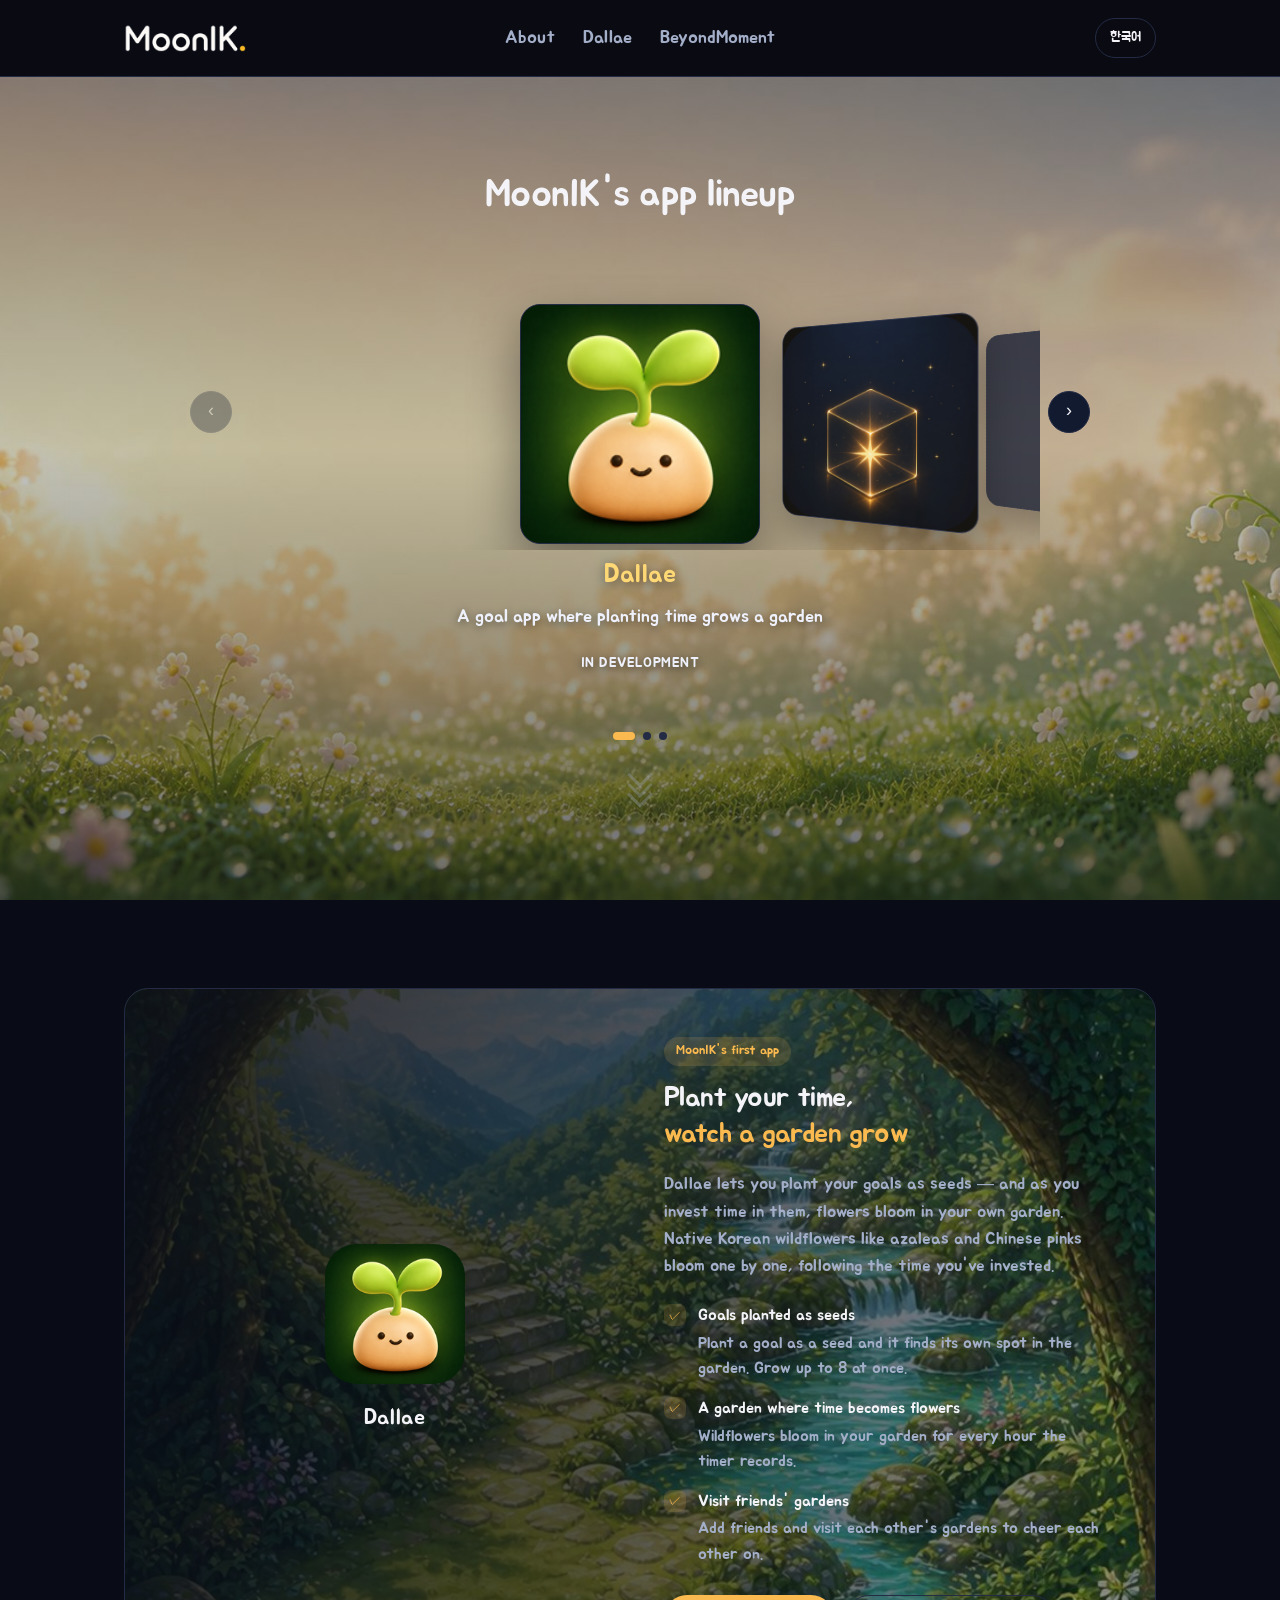
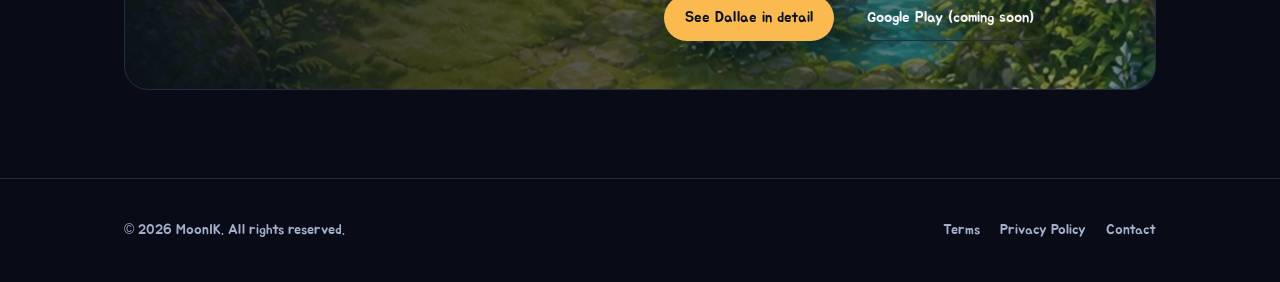
<file: index.html>
<!DOCTYPE html>
<html lang="ko">
<head>
<meta charset="UTF-8" />
<meta name="viewport" content="width=device-width, initial-scale=1.0" />
<title data-i18n-title="meta.title">MoonIK — 작은 순간이 오래 남도록</title>
<meta name="description" content="문익(MoonIK)는 사람들의 시간, 성장, 관계처럼 삶에서 소중한 것들을 위한 기술을 만듭니다. 첫 번째 서비스 '달래'를 만나보세요." data-i18n-content="meta.desc" />
<link rel="preconnect" href="https://fonts.googleapis.com" />
<link rel="preconnect" href="https://fonts.gstatic.com" crossorigin />
<link href="https://fonts.googleapis.com/css2?family=Jua&display=swap" rel="stylesheet" />
<link rel="stylesheet" href="styles.css?v=25" />
<link rel="icon" type="image/png" href="assets/favicon.png?v=2" />
<script src="i18n.js?v=9" defer></script>
</head>
<body>

<header>
  <div class="wrap">
    <nav>
      <a href="index.html" class="logo"><img src="assets/moonik-logo-nav.png" alt="MoonIK" /></a>
      <div class="nav-links">
        <a href="about.html" data-i18n="nav.about">회사 소개</a>
        <a href="dallae.html" data-i18n="nav.dallae">달래</a>
        <a href="beyondmoment.html" data-i18n="beyond.name">BeyondMoment</a>
      </div>
      <div class="nav-actions">
        <button id="lang-toggle" class="btn btn-ghost" onclick="moonikLang.toggle()">EN</button>
        <button class="nav-toggle" onclick="moonikNav.toggle()" aria-label="Menu">☰</button>
      </div>
    </nav>
  </div>
</header>

<main>
  <section id="apps">
    <div class="cf-bg cf-bg-dallae active" id="cfBgDallae">
      <video autoplay muted loop playsinline poster="assets/dallae-hero-bg.jpg">
        <source src="assets/dallae-main.mp4" type="video/mp4" />
      </video>
    </div>
    <div class="cf-bg cf-bg-beyond" id="cfBgBeyond">
      <video autoplay muted loop playsinline poster="assets/beyondmoment-bg.jpg?v=2">
        <source src="assets/beyondmoment-main.mp4" type="video/mp4" />
      </video>
    </div>
    <div class="wrap">
      <div class="section-head">
        <h2 data-i18n="apps.title">MoonIK의 앱 라인업</h2>
      </div>
      <div class="cf-carousel" id="cfCarousel">
        <button class="cf-arrow cf-prev" id="cfPrev" aria-label="Previous">‹</button>
        <div class="cf-frame" id="cfFrame" tabindex="0">
          <div class="cf-track" id="cfTrack">
            <div class="cf-card" data-index="0" data-href="dallae.html">
              <img src="assets/dallae-icon.png" alt="달래" draggable="false" />
            </div>
            <div class="cf-card" data-index="1" data-href="beyondmoment.html">
              <img src="assets/beyondmoment-icon.png?v=2" alt="BeyondMoment" draggable="false" />
            </div>
            <div class="cf-card cf-card-soon" data-index="2">
              <span class="cf-q">?</span>
            </div>
          </div>
        </div>
        <button class="cf-arrow cf-next" id="cfNext" aria-label="Next">›</button>
      </div>

      <div class="cf-captions" id="cfCaptions">
        <div class="cf-caption active" data-index="0">
          <h4 data-i18n="dallae.name">달래</h4>
          <p data-i18n="dallae.tagline">시간을 심으면 정원이 자라는 목표 관리 앱</p>
          <span class="soon-tag" data-i18n="dallae.devStatus">개발 중</span>
        </div>
        <div class="cf-caption" data-index="1">
          <h4 data-i18n="beyond.name">BeyondMoment</h4>
          <p data-i18n="beyond.tagline">소중한 순간들을 타임라인으로 남기는 서비스</p>
          <span class="soon-tag" data-i18n="beyond.status">구상 중</span>
        </div>
        <div class="cf-caption" data-index="2">
          <h4 data-i18n="appcard2.title">다음 앱 준비 중</h4>
          <p data-i18n="appcard3.desc">더 많은 이야기로 곧 찾아뵐게요.</p>
          <span class="soon-tag">Coming Soon</span>
        </div>
      </div>

      <div class="cf-dots" id="cfDots">
        <button class="cf-dot active" data-index="0" aria-label="달래"></button>
        <button class="cf-dot" data-index="1" aria-label="BeyondMoment"></button>
        <button class="cf-dot" data-index="2" aria-label="Coming soon"></button>
      </div>

      <button class="cf-more" id="cfMore" aria-label="Scroll for more">
        <span></span><span></span><span></span>
      </button>
    </div>
  </section>

  <section id="dallae">
    <div class="wrap">
      <div class="flagship">
        <div class="flagship-visual" style="flex-direction: column; gap: 16px;">
          <img src="assets/dallae-icon.png" alt="달래 앱 아이콘" class="dallae-icon-float" style="width:140px; height:140px; border-radius:32px;" />
          <h4 class="flagship-visual-name" data-i18n="dallae.name">달래</h4>
        </div>
        <div class="flagship-body">
          <span class="flagship-badge" data-i18n="dallae.badge">MoonIK의 첫 번째 앱</span>
          <p class="flagship-headline" data-i18n="garden.headline">시간을 심으면<br /><span class="accent">정원이 자랍니다</span></p>
          <p class="desc" data-i18n="dallae.desc">달래는 이루고 싶은 목표를 씨앗으로 심고, 거기에 쏟은 시간만큼 나만의 정원에 꽃을 피우는 성장 앱입니다. 진달래, 패랭이꽃 같은 한국의 자생화가 내가 투자한 시간을 따라 하나씩 피어나요.</p>
          <div class="mini-features">
            <div class="mini-feature">
              <div class="dot">✓</div>
              <div data-i18n="feature1"><strong>씨앗으로 심는 목표</strong><span class="sub">목표를 씨앗으로 심고, 하위 목표로 가지를 뻗어나가며 정리해요.</span></div>
            </div>
            <div class="mini-feature">
              <div class="dot">✓</div>
              <div data-i18n="feature2"><strong>시간이 꽃이 되는 정원</strong><span class="sub">타이머로 기록한 시간만큼 나만의 정원에 자생화가 피어나요.</span></div>
            </div>
            <div class="mini-feature">
              <div class="dot">✓</div>
              <div data-i18n="feature3"><strong>친구의 정원 구경하기</strong><span class="sub">친구를 추가하고 서로의 성장 정원을 방문해 응원할 수 있어요.</span></div>
            </div>
          </div>
          <div class="hero-actions" style="justify-content:flex-start;">
            <a href="dallae.html" class="btn btn-primary" data-i18n="dallae.detailBtn">달래 자세히 보기</a>
            <a href="#" class="btn btn-ghost" data-i18n="dallae.playBtn">Google Play (준비 중)</a>
          </div>
        </div>
      </div>
    </div>
  </section>

  <section id="beyondmoment">
    <div class="wrap">
      <div class="flagship">
        <div class="flagship-body">
          <span class="flagship-badge" data-i18n="beyond.badge">MoonIK의 두 번째 앱 · 구상 중</span>
          <p class="flagship-headline" data-i18n="beyond.headline">순간들이 모여,<br /><span class="accent">하나의 인생이 됩니다</span></p>
          <p class="desc" data-i18n="beyond.desc">BeyondMoment는 살아가며 쌓아온 소중한 기억을 하나의 타임라인으로 엮고, 사람이 직접 확인한 중요한 기록을 블록체인 기술을 이용해 영원히 남기는 서비스를 구상하고 있습니다. 연인과 가족, 그리고 나 자신의 이야기가 시간이 지나도 사라지지 않도록 만듭니다.</p>
          <div class="mini-features">
            <div class="mini-feature">
              <div class="dot">✓</div>
              <div data-i18n="beyondFeature1"><strong>평생 쌓이는 타임라인</strong><span class="sub">연인, 가족, 나의 이야기가 하나의 타임라인으로 계속 이어져요.</span></div>
            </div>
            <div class="mini-feature">
              <div class="dot">✓</div>
              <div data-i18n="beyondFeature2"><strong>사람이 먼저 확인해요</strong><span class="sub">기록되기 전 사람이 검수해, 정말 의미 있는 기록만 남겨요.</span></div>
            </div>
            <div class="mini-feature">
              <div class="dot">✓</div>
              <div data-i18n="beyondFeature3"><strong>블록체인으로 영구 보존</strong><span class="sub">회사가 사라져도 기록은 사라지지 않도록 블록체인 기술로 남겨요.</span></div>
            </div>
          </div>
          <div class="hero-actions" style="justify-content:flex-start;">
            <a href="beyondmoment.html" class="btn btn-primary" data-i18n="beyond.detailBtn">BeyondMoment 자세히 보기</a>
            <a href="mailto:moonik.net@gmail.com" class="btn btn-ghost" data-i18n="beyond.cta1">소식 받아보기</a>
          </div>
        </div>
        <div class="flagship-visual" style="flex-direction: column; gap: 16px; padding: 28px; height: auto;">
          <img src="assets/beyondmoment-icon.png?v=2" alt="BeyondMoment" style="width:140px; height:140px; border-radius:32px; flex-shrink:0; object-fit:cover;" />
          <h4 class="flagship-visual-name" data-i18n="beyond.name">BeyondMoment</h4>
          <div class="timeline-list" style="width:100%; max-width:340px; background:var(--bg); padding:2px 24px;">
            <div class="timeline-row" style="font-size:16px; padding:15px 0;"><span class="dot"></span><span data-i18n="beyondTimeline.item1">2026 — 우리가 처음 만난 날 ❤️</span></div>
            <div class="timeline-row" style="font-size:16px; padding:15px 0;"><span class="dot"></span><span data-i18n="beyondTimeline.item2">2029 — 결혼 💍</span></div>
            <div class="timeline-row final" style="font-size:16px; padding:15px 0;"><span class="dot"></span><span data-i18n="beyondTimeline.item5">2085 — We remember you.</span></div>
          </div>
        </div>
      </div>
    </div>
  </section>

</main>

<footer>
  <div class="wrap" style="display:flex; align-items:center; justify-content:space-between; flex-wrap:wrap; gap:12px; width:100%;">
    <span>© 2026 MoonIK. All rights reserved.</span>
    <div class="foot-links">
      <a href="terms.html" data-i18n="footer.terms">이용약관</a>
      <a href="privacy.html" data-i18n="footer.privacy">개인정보처리방침</a>
      <a href="mailto:moonik.net@gmail.com" data-i18n="footer.contact">문의하기</a>
    </div>
  </div>
</footer>

<script>
  (function () {
    var carousel = document.getElementById('cfCarousel');
    if (!carousel) return;
    var frame = document.getElementById('cfFrame');
    var track = document.getElementById('cfTrack');
    var cards = Array.prototype.slice.call(track.querySelectorAll('.cf-card'));
    var captions = Array.prototype.slice.call(document.querySelectorAll('.cf-caption'));
    var dots = Array.prototype.slice.call(document.querySelectorAll('.cf-dot'));
    var prevBtn = document.getElementById('cfPrev');
    var nextBtn = document.getElementById('cfNext');
    var count = cards.length;

    var ROTATE = 42, DEPTH = 0.55, FALLOFF = 0.6, FADE = 0.12, GAP = 0.14;
    var pos = 0, target = 0, width = 0, raf = null, selected = 0;

    function clamp(p) { return Math.max(0, Math.min(count - 1, p)); }

    function paint() {
      if (!width) return;
      var pitch = width * (1 + GAP);
      cards.forEach(function (card, i) {
        var offset = i - pos;
        var distance = Math.abs(offset);
        var ramp = Math.pow(distance, FALLOFF);
        var tilt = Math.min(ROTATE * ramp, 82) * Math.sign(offset);
        card.style.transform =
          'translateX(calc(-50% + ' + (offset * pitch) + 'px)) ' +
          'translateZ(' + (-DEPTH * width * ramp) + 'px) rotateY(' + (-tilt) + 'deg)';
        card.style.opacity = String(Math.max(0, 1 - FADE * distance));
        card.style.zIndex = String(100 - Math.round(distance * 10));
      });
    }

    function updateUI() {
      captions.forEach(function (c) {
        c.classList.toggle('active', Number(c.getAttribute('data-index')) === selected);
      });
      dots.forEach(function (d, i) { d.classList.toggle('active', i === selected); });
      if (prevBtn) prevBtn.disabled = selected === 0;
      if (nextBtn) nextBtn.disabled = selected === count - 1;
      showPanel(selected);
      showBg(selected);
      if (moreBtn) moreBtn.classList.toggle('cf-more-hidden', !appPanels[selected]);
    }

    var appPanels = { 0: document.getElementById('dallae'), 1: document.getElementById('beyondmoment') };
    if (appPanels[0]) appPanels[0].classList.add('cf-fade', 'cf-visible');
    if (appPanels[1]) appPanels[1].classList.add('cf-fade');
    function showPanel(index) {
      Object.keys(appPanels).forEach(function (key) {
        var el = appPanels[key];
        if (el) el.classList.toggle('cf-visible', Number(key) === index);
      });
    }

    var bgLayers = { 0: document.getElementById('cfBgDallae'), 1: document.getElementById('cfBgBeyond') };
    function showBg(index) {
      Object.keys(bgLayers).forEach(function (key) {
        var el = bgLayers[key];
        if (el) el.classList.toggle('active', Number(key) === index);
      });
    }

    var moreBtn = document.getElementById('cfMore');
    if (moreBtn) {
      moreBtn.addEventListener('click', function () {
        var target = appPanels[selected];
        if (target) {
          target.scrollIntoView({ behavior: 'smooth', block: 'start' });
        } else {
          window.scrollBy({ top: window.innerHeight * 0.8, behavior: 'smooth' });
        }
      });
    }

    function settle(t) {
      target = clamp(t);
      var newSelected = Math.round(target);
      if (newSelected !== selected) { selected = newSelected; updateUI(); }
      if (raf !== null) cancelAnimationFrame(raf);
      function step() {
        var remaining = target - pos;
        if (Math.abs(remaining) < 0.001) { pos = target; paint(); raf = null; return; }
        pos += remaining * 0.18;
        paint();
        raf = requestAnimationFrame(step);
      }
      raf = requestAnimationFrame(step);
    }

    function goTo(index) { settle(index); }
    function nudge(by) { settle(Math.round(target) + by); }

    if (prevBtn) prevBtn.addEventListener('click', function () { nudge(-1); });
    if (nextBtn) nextBtn.addEventListener('click', function () { nudge(1); });
    dots.forEach(function (d, i) { d.addEventListener('click', function () { goTo(i); }); });

    var suppressNextClick = false;
    // Delegated on the frame, not per-card: a tilted side card's real
    // painted shape is a foreshortened quad, not its axis-aligned bounding
    // box, so a click/tap near its edge can land just outside any card
    // element (common on the smaller mobile layout). When that happens,
    // fall back to whichever card's actual rendered centre is nearest the
    // tap, instead of a generic "nudge one step" that can require several
    // taps to actually land on the card.
    frame.addEventListener('click', function (e) {
      if (suppressNextClick) { suppressNextClick = false; return; }
      var cardEl = e.target.closest && e.target.closest('.cf-card');
      var i = cardEl ? cards.indexOf(cardEl) : -1;
      if (i === -1) {
        var bestIndex = -1, bestDist = Infinity;
        cards.forEach(function (c, idx) {
          var r = c.getBoundingClientRect();
          var d = Math.abs(e.clientX - (r.left + r.width / 2));
          if (d < bestDist) { bestDist = d; bestIndex = idx; }
        });
        i = bestIndex;
      }
      if (i === -1) return;
      if (i === selected) {
        var href = cards[i].getAttribute('data-href');
        if (href) window.location.href = href;
      } else {
        goTo(i);
      }
    });

    frame.addEventListener('keydown', function (e) {
      if (e.key === 'ArrowLeft') nudge(-1);
      if (e.key === 'ArrowRight') nudge(1);
    });

    var drag = null;
    frame.addEventListener('pointerdown', function (e) {
      if (raf !== null) { cancelAnimationFrame(raf); raf = null; }
      // Capture is deferred to the first real move (see pointermove below) --
      // capturing here would route the click event to the frame instead of
      // whichever card is under the cursor, breaking click-to-navigate.
      target = pos;
      drag = { id: e.pointerId, x: e.clientX, startPos: pos, v: 0, t: performance.now(), moved: false };
    });
    frame.addEventListener('pointermove', function (e) {
      if (!drag || drag.id !== e.pointerId || !width) return;
      var pitch = width * (1 + GAP);
      var now = performance.now();
      var prevPos = pos;
      if (!drag.moved && Math.abs(e.clientX - drag.x) > 8) {
        drag.moved = true;
        frame.setPointerCapture(drag.id);
      }
      if (!drag.moved) return; // still within click tolerance; don't move the carousel yet
      pos = clamp(drag.startPos - (e.clientX - drag.x) / pitch);
      drag.v = (pos - prevPos) / Math.max(now - drag.t, 1) * 1000;
      drag.t = now;
      var newSelected = Math.round(pos);
      if (newSelected !== selected) { selected = newSelected; updateUI(); }
      paint();
    });
    function endDrag(e) {
      if (!drag || drag.id !== e.pointerId) return;
      var v = drag.v;
      var wasMoved = drag.moved;
      var startPos = drag.startPos;
      drag = null;
      if (wasMoved) {
        var carried = Math.max(-1, Math.min(1, v * 0.15));
        var targetPos = pos + carried;
        // A real tap on a touchscreen almost always carries a few px of
        // jitter, which is enough to cross the 8px threshold above and
        // mark this as "moved" -- but it shouldn't cross into a
        // different card. Only suppress the trailing click if the drag
        // actually changed which card would end up centered; otherwise
        // a normal tap on an already-centered card would silently do
        // nothing on mobile.
        if (Math.round(targetPos) !== Math.round(startPos)) {
          suppressNextClick = true;
        }
        settle(Math.round(targetPos));
      }
    }
    frame.addEventListener('pointerup', endDrag);
    frame.addEventListener('pointercancel', endDrag);

    function measure() {
      width = cards[0].offsetWidth;
      paint();
    }
    measure();
    window.addEventListener('resize', measure);
    if ('ResizeObserver' in window) new ResizeObserver(measure).observe(carousel);

    updateUI();
  })();
</script>

</body>
</html>
</file>
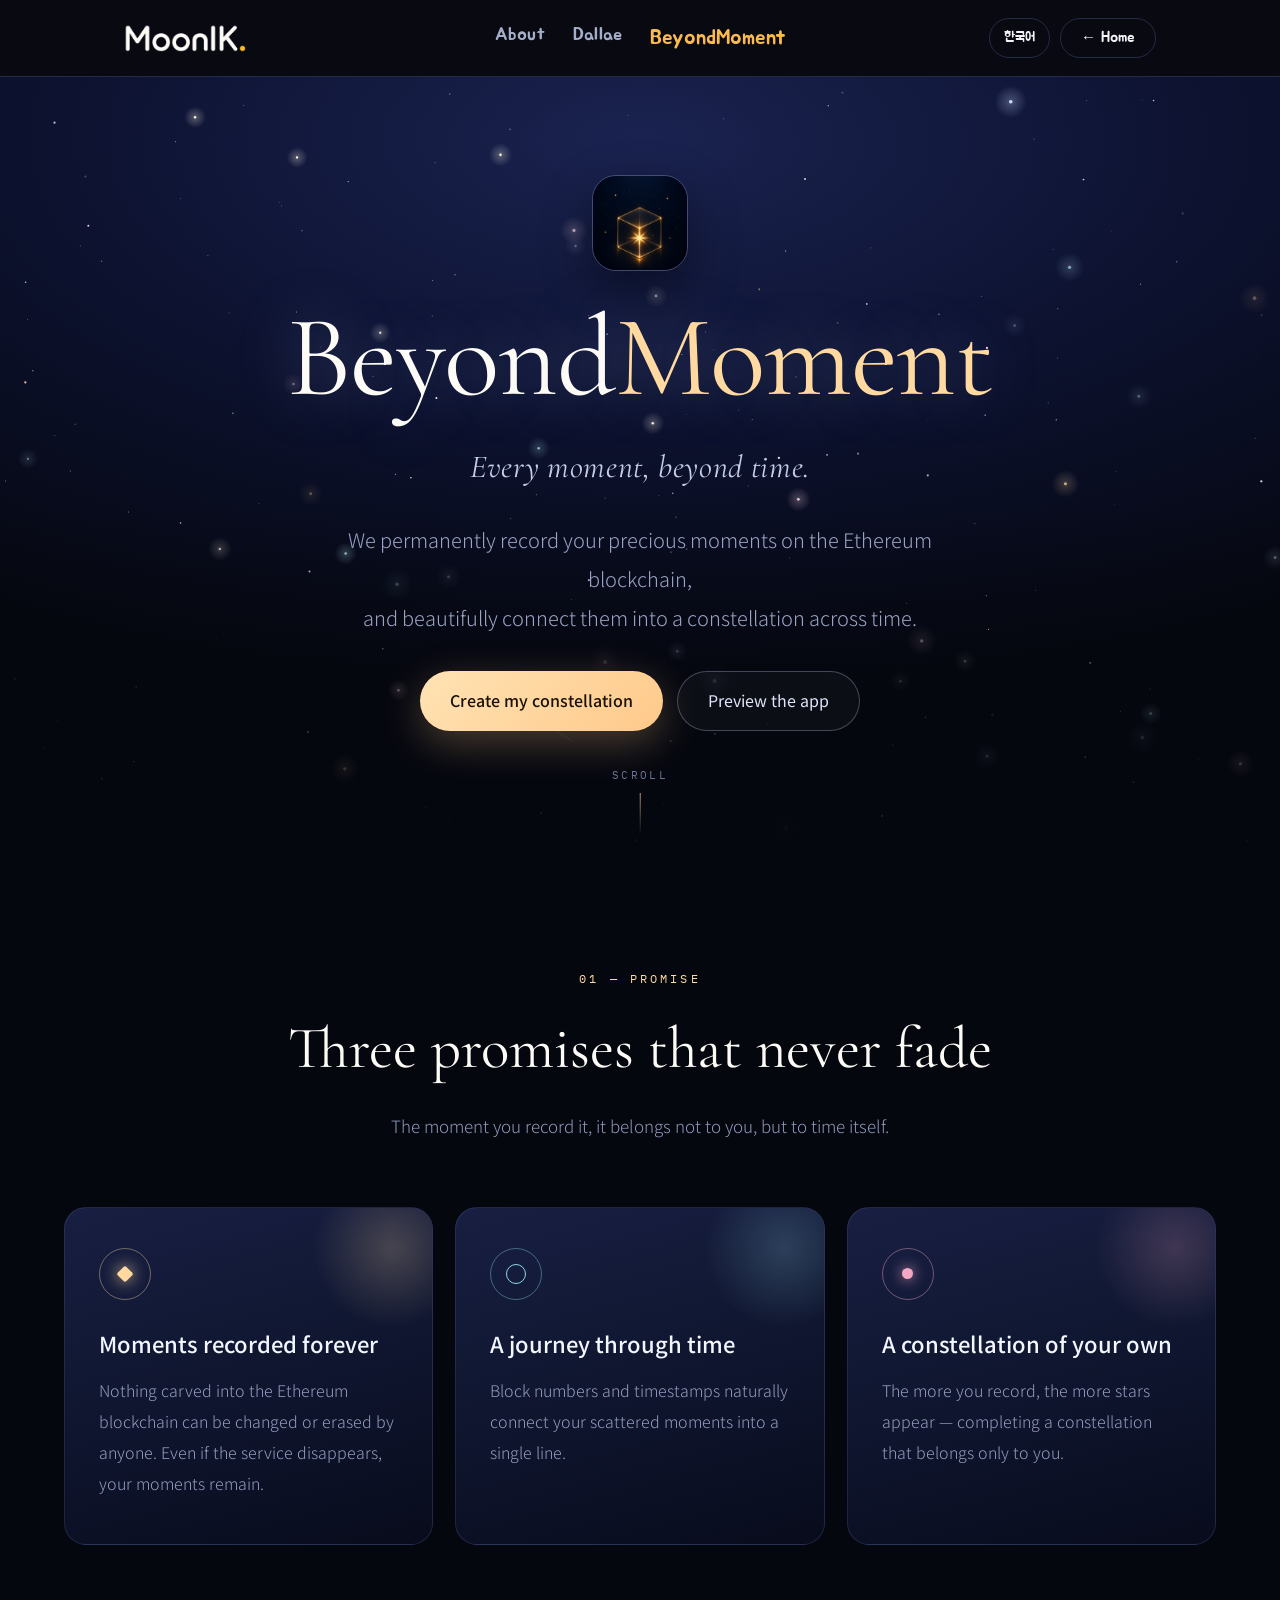
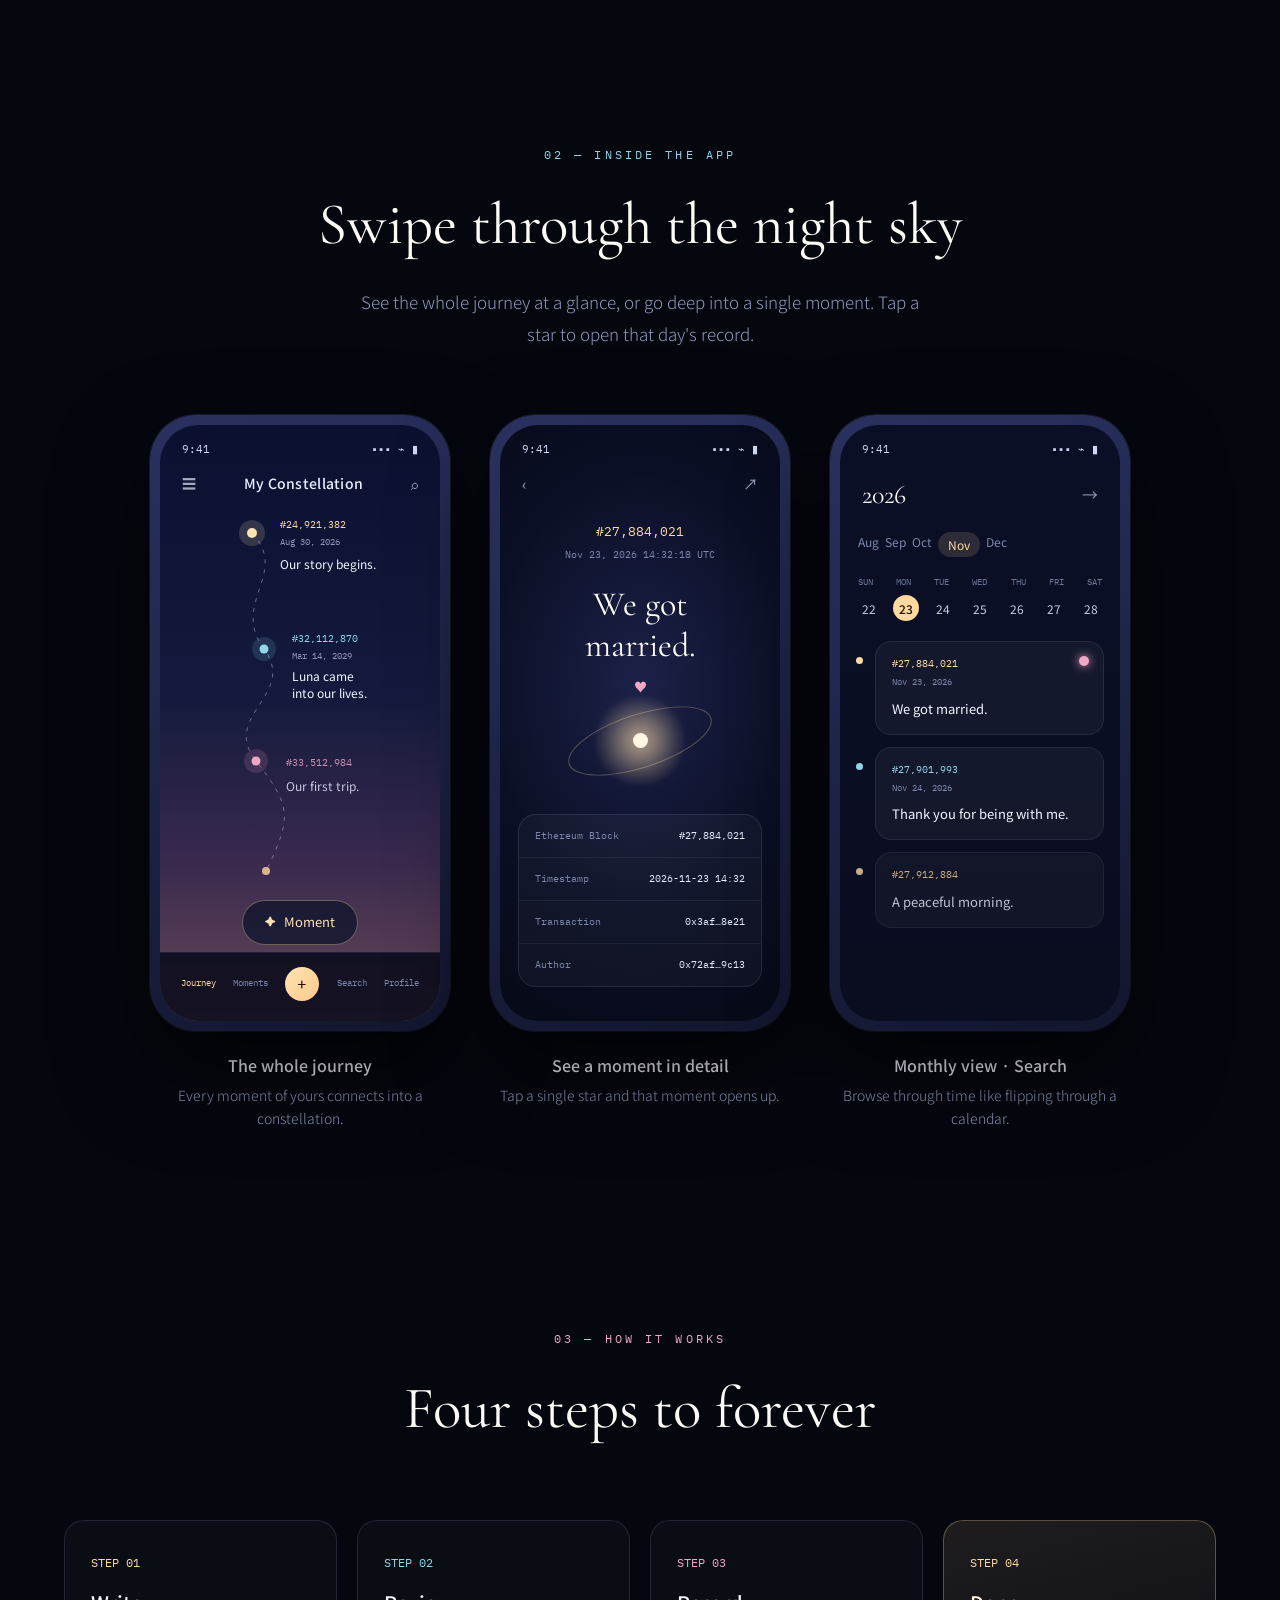
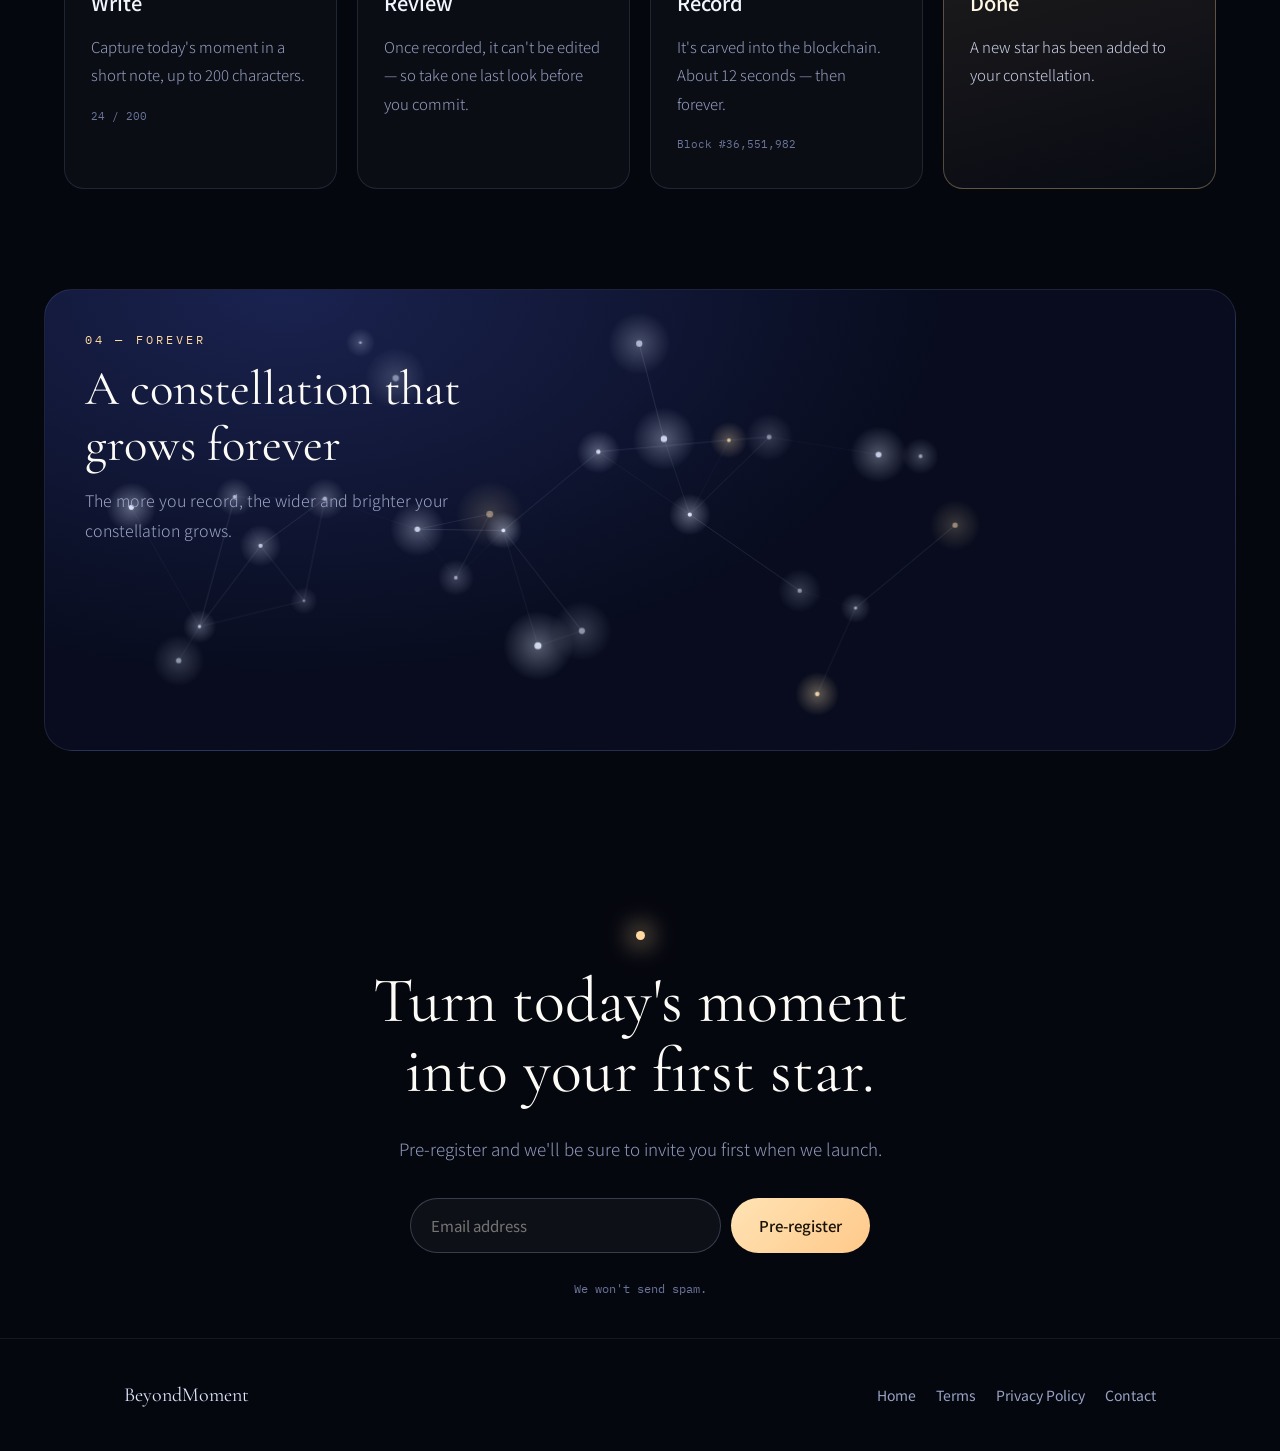
<file: beyondmoment.html>
<!DOCTYPE html>
<html lang="ko">
<head>
<meta charset="UTF-8" />
<meta name="viewport" content="width=device-width, initial-scale=1.0" />
<title data-i18n-title="beyondPage.title">BeyondMoment — Every moment, beyond time. | MoonIK</title>
<meta name="description" content="BeyondMoment는 당신의 소중한 순간을 이더리움 블록체인에 영구히 기록하고, 하나의 별자리로 이어 보여주는 MoonIK의 두 번째 앱 구상입니다." data-i18n-content="beyondPage.desc" />
<link rel="preconnect" href="https://fonts.googleapis.com" />
<link rel="preconnect" href="https://fonts.gstatic.com" crossorigin />
<link href="https://fonts.googleapis.com/css2?family=Jua&family=Cormorant+Garamond:ital,wght@0,400;0,500;1,400&family=IBM+Plex+Mono:wght@400;500&family=Noto+Sans+KR:wght@300;400;500&display=swap" rel="stylesheet" />
<link rel="stylesheet" href="styles.css?v=25" />
<link rel="icon" type="image/png" href="assets/favicon.png?v=2" />
<script src="i18n.js?v=9" defer></script>
<style>
  body.bm { background: #05070f; font-family: "Noto Sans KR", -apple-system, BlinkMacSystemFont, sans-serif; }
  .bm-serif { font-family: "Cormorant Garamond", serif; }
  .bm-mono { font-family: "IBM Plex Mono", monospace; }
  .bm main { overflow-x: clip; }
  .bm header { font-family: "Jua", "Pretendard", "Apple SD Gothic Neo", -apple-system, BlinkMacSystemFont, "Segoe UI", Roboto, sans-serif; }
  .bm-icon-hero { width: 96px; height: 96px; border-radius: 24px; margin: 0 auto 4px; border: 1px solid rgba(206,216,255,0.24); box-shadow: 0 20px 50px rgba(0,0,0,0.4); }

  .bm-hero { position: relative; min-height: 88vh; display: flex; flex-direction: column; justify-content: center; align-items: center; padding: 90px 24px 130px; background: radial-gradient(120% 90% at 50% 8%, #1a2350 0%, #0d1230 38%, #05070f 78%); overflow: hidden; }
  .bm-hero canvas { position: absolute; inset: 0; width: 100%; height: 100%; display: block; }
  .bm-hero .bm-fade { position: absolute; left: 0; right: 0; bottom: -2px; height: 46%; background: linear-gradient(rgba(5,7,15,0) 0%, rgba(5,7,15,0.65) 55%, #05070f 100%); pointer-events: none; }
  .bm-hero-inner { position: relative; display: flex; flex-direction: column; align-items: center; gap: 28px; text-align: center; max-width: 860px; }
  .bm-tag { display: flex; align-items: center; gap: 10px; padding: 8px 18px; border: 1px solid rgba(255,217,160,0.28); border-radius: 999px; font-size: 13px; letter-spacing: 0.18em; color: #ffd9a0; text-transform: uppercase; background: rgba(255,217,160,0.05); }
  .bm-tag .dot { width: 5px; height: 5px; border-radius: 50%; background: #ffd9a0; box-shadow: 0 0 10px #ffd9a0; }
  .bm-hero h1 { margin: 0; font-weight: 400; font-size: clamp(52px, 9vw, 132px); line-height: 0.95; letter-spacing: -0.01em; color: #fdfbf6; text-shadow: 0 0 60px rgba(180,200,255,0.35); }
  .bm-hero h1 span { color: #ffd9a0; }
  .bm-hero .bm-tagline { margin: 0; font-size: clamp(22px, 2.6vw, 32px); font-style: italic; color: #c6cdea; letter-spacing: 0.02em; }
  .bm-hero .bm-desc { margin: 0; max-width: 620px; font-size: clamp(16px, 1.7vw, 20px); line-height: 1.95; color: #9aa3c4; font-weight: 300; }
  .bm-hero-actions { display: flex; flex-wrap: wrap; gap: 14px; justify-content: center; margin-top: 6px; }
  .bm-btn-primary, .bm-btn-ghost { display: flex; align-items: center; gap: 10px; padding: 16px 30px; border-radius: 999px; font-size: 16px; font-family: "Noto Sans KR", sans-serif; text-decoration: none; cursor: pointer; }
  .bm-btn-primary { background: linear-gradient(135deg, #ffe3b4, #ffc98a); color: #1a1206; font-weight: 500; box-shadow: 0 12px 40px rgba(255,201,138,0.28); border: none; }
  .bm-btn-ghost { border: 1px solid rgba(206,216,255,0.28); color: #dfe4fb; background: rgba(255,255,255,0.03); }
  .bm-scrollcue { position: absolute; bottom: 34px; left: 50%; transform: translateX(-50%); display: flex; flex-direction: column; align-items: center; gap: 8px; }
  .bm-scrollcue span.label { font-size: 11px; letter-spacing: 0.22em; color: #6b7599; }
  .bm-scrollcue span.line { width: 1px; height: 42px; background: linear-gradient(rgba(255,217,160,0.7), transparent); animation: bm-scrollcue 2.6s ease-in-out infinite; }
  @keyframes bm-scrollcue { 0%,100% { opacity: 0.3; transform: translateY(0); } 50% { opacity: 1; transform: translateY(10px); } }
  @keyframes bm-pulse { 0%,100% { opacity: 0.55; transform: scale(1); } 50% { opacity: 1; transform: scale(1.12); } }

  .bm-section { position: relative; padding: 100px 24px; max-width: 1200px; margin: 0 auto; opacity: 0; transform: translateY(24px); transition: opacity 0.9s, transform 0.9s cubic-bezier(.2,.7,.2,1); }
  .bm-section.bm-visible { opacity: 1; transform: none; }
  .bm-section-head { display: flex; flex-direction: column; gap: 14px; align-items: center; text-align: center; margin-bottom: 64px; }
  .bm-eyebrow { font-size: 12px; letter-spacing: 0.26em; }
  .bm-section-head h2 { margin: 0; font-weight: 400; font-size: clamp(36px, 4.6vw, 62px); color: #fdfbf6; }
  .bm-section-head p { margin: 0; max-width: 560px; font-size: 17px; line-height: 1.9; color: #8f98ba; font-weight: 300; }

  .bm-promise-grid { display: grid; grid-template-columns: repeat(auto-fit, minmax(280px, 1fr)); gap: 22px; }
  .bm-card { position: relative; padding: 40px 34px 44px; border-radius: 22px; border: 1px solid rgba(160,176,235,0.14); background: linear-gradient(165deg, rgba(30,40,84,0.75), rgba(11,16,38,0.6)); overflow: hidden; }
  .bm-card .glow { position: absolute; top: -40px; right: -40px; width: 160px; height: 160px; border-radius: 50%; }
  .bm-card .icon { position: relative; width: 52px; height: 52px; border-radius: 50%; display: flex; align-items: center; justify-content: center; margin-bottom: 26px; }
  .bm-card h3 { margin: 0 0 14px; font-size: 22px; font-weight: 500; color: #f4f6ff; }
  .bm-card p { margin: 0; font-size: 16px; line-height: 1.95; color: #949dbf; font-weight: 300; }

  .bm-preview-wrap { display: flex; flex-wrap: wrap; gap: 56px 40px; justify-content: center; align-items: flex-start; }
  .bm-phone-col { display: flex; flex-direction: column; align-items: center; gap: 22px; width: 300px; max-width: 100%; }
  .bm-phone { position: relative; width: 300px; max-width: 100%; height: 616px; border-radius: 46px; padding: 10px; background: linear-gradient(160deg, #2a3160, #12162e); box-shadow: 0 40px 90px rgba(0,0,0,0.6), 0 0 0 1px rgba(180,196,255,0.12); }
  .bm-screen { position: relative; width: 100%; height: 100%; border-radius: 38px; overflow: hidden; display: flex; flex-direction: column; }
  .bm-statusbar { display: flex; justify-content: space-between; padding: 16px 22px 6px; font-size: 11px; color: #cfd6f4; flex: 0 0 auto; }
  .bm-phone-caption { display: flex; flex-direction: column; gap: 6px; text-align: center; }
  .bm-phone-caption strong { font-size: 16px; font-weight: 500; color: #eef1fb; }
  .bm-phone-caption span { font-size: 14px; color: #8f98ba; font-weight: 300; }

  .bm-steps { display: grid; grid-template-columns: repeat(auto-fit, minmax(230px, 1fr)); gap: 20px; }
  .bm-step { padding: 32px 26px 34px; border-radius: 20px; border: 1px solid rgba(160,176,235,0.14); background: rgba(255,255,255,0.027); display: flex; flex-direction: column; gap: 14px; }
  .bm-step.bm-step-final { border-color: rgba(255,217,160,0.3); background: linear-gradient(165deg, rgba(255,217,160,0.1), rgba(255,255,255,0.02)); }
  .bm-step .num { font-size: 12px; }
  .bm-step h3 { margin: 0; font-size: 20px; font-weight: 500; color: #f4f6ff; }
  .bm-step p { margin: 0; font-size: 15px; line-height: 1.9; color: #949dbf; font-weight: 300; }
  .bm-step .meta { margin-top: 4px; font-size: 11px; color: #6b7599; }

  .bm-forever-outer { max-width: 1240px; margin: 0 auto; padding: 0 24px 40px; }
  .bm-forever-banner { position: relative; border-radius: 28px; overflow: hidden; border: 1px solid rgba(160,176,235,0.14); background: radial-gradient(80% 120% at 20% 0%, #1a2350, #080c1e 70%); }
  .bm-forever-banner canvas { display: block; width: 100%; height: 460px; }
  .bm-forever-text { position: absolute; top: 40px; left: 40px; display: flex; flex-direction: column; gap: 12px; max-width: 380px; pointer-events: none; }
  .bm-forever-text h2 { margin: 0; font-weight: 400; font-size: clamp(32px, 3.8vw, 50px); line-height: 1.15; color: #fdfbf6; }
  .bm-forever-text p { margin: 0; font-size: 16px; line-height: 1.9; color: #9aa3c4; font-weight: 300; }

  .bm-invite { text-align: center; padding-bottom: 40px; }
  .bm-invite-inner { max-width: 680px; margin: 0 auto; display: flex; flex-direction: column; align-items: center; gap: 26px; }
  .bm-invite-dot { width: 9px; height: 9px; border-radius: 50%; background: #ffd9a0; box-shadow: 0 0 24px 6px rgba(255,217,160,0.55); animation: bm-pulse 4s ease-in-out infinite; }
  .bm-invite h2 { margin: 0; font-weight: 400; font-size: clamp(36px, 5vw, 68px); line-height: 1.1; color: #fdfbf6; }
  .bm-invite p.bm-desc { margin: 0; font-size: 17px; line-height: 1.95; color: #8f98ba; font-weight: 300; }
  .bm-invite-form { display: flex; flex-wrap: wrap; gap: 10px; justify-content: center; width: 100%; max-width: 460px; margin-top: 6px; }
  .bm-invite-form input { flex: 1 1 220px; padding: 16px 20px; border-radius: 999px; border: 1px solid rgba(206,216,255,0.22); background: rgba(255,255,255,0.04); color: #eef1fb; font-family: "Noto Sans KR", sans-serif; font-size: 15px; outline: none; }
  .bm-invite-form button { padding: 16px 28px; border-radius: 999px; border: none; background: linear-gradient(135deg, #ffe3b4, #ffc98a); color: #1a1206; font-family: "Noto Sans KR", sans-serif; font-size: 15px; font-weight: 500; cursor: pointer; }
  .bm-invite .bm-nospam { font-size: 12px; color: #6b7599; }

  .bm footer { border-top: 1px solid rgba(160,176,235,0.1); }
  .bm footer .foot-links a { color: #9aa3c4; }
  .bm footer .foot-links a:hover { color: #ffd9a0; }

  @media (max-width: 780px) {
    .bm-section { padding: 72px 24px; }
    .bm-forever-text { max-width: 260px; left: 24px; top: 28px; }
  }
</style>
</head>
<body class="bm">

<header>
  <div class="wrap">
    <nav>
      <a href="index.html" class="logo"><img src="assets/moonik-logo-nav.png" alt="MoonIK" /></a>
      <div class="nav-links">
        <a href="about.html" data-i18n="nav.about">회사 소개</a>
        <a href="dallae.html" data-i18n="nav.dallae">달래</a>
        <a href="beyondmoment.html" data-i18n="beyond.name" class="nav-active">BeyondMoment</a>
      </div>
      <div class="nav-actions">
        <button id="lang-toggle" class="btn btn-ghost" onclick="moonikLang.toggle()">EN</button>
        <a href="index.html" class="btn btn-ghost nav-back" data-i18n="nav.back">← 메인으로</a>
        <button class="nav-toggle" onclick="moonikNav.toggle()" aria-label="Menu">☰</button>
      </div>
    </nav>
  </div>
</header>

<main>
  <section class="bm-hero">
    <canvas class="bm-star-canvas" data-density="1" data-shooting="1"></canvas>
    <div class="bm-fade"></div>
    <div class="bm-hero-inner">
      <img src="assets/beyondmoment-icon.png?v=2" alt="BeyondMoment 아이콘" class="bm-icon-hero dallae-icon-float" />
      <h1 class="bm-serif">Beyond<span>Moment</span></h1>
      <p class="bm-tagline bm-serif">Every moment, beyond time.</p>
      <p class="bm-desc" data-i18n="bmPage.heroDesc">당신의 소중한 순간을 이더리움 블록체인에 영구히 기록하고,<br />시간의 흐름 속에서 하나의 별자리로 아름답게 이어 보여줍니다.</p>
      <div class="bm-hero-actions">
        <a href="https://mooniknet.github.io/beyondmoment_chain_web/" target="_blank" rel="noopener" class="bm-btn-primary" data-i18n="bmPage.cta1">내 별자리 만들기</a>
        <a href="#preview" class="bm-btn-ghost" data-i18n="bmPage.cta2">앱 미리보기</a>
      </div>
    </div>
    <div class="bm-scrollcue"><span class="label bm-mono">SCROLL</span><span class="line"></span></div>
  </section>

  <section class="bm-section" id="promise">
    <div class="bm-section-head">
      <span class="bm-eyebrow bm-mono" style="color:#ffd9a0;">01 — PROMISE</span>
      <h2 class="bm-serif" data-i18n="bmPage.s1Title">사라지지 않는 세 가지 약속</h2>
      <p data-i18n="bmPage.s1Desc">기록은 남기는 순간부터 당신의 것이 아니라, 시간의 것이 됩니다.</p>
    </div>
    <div class="bm-promise-grid">
      <div class="bm-card">
        <div class="glow" style="background: radial-gradient(circle, rgba(255,217,160,0.22), transparent 70%);"></div>
        <div class="icon" style="border: 1px solid rgba(255,217,160,0.4);"><span style="width:12px; height:12px; background:#ffd9a0; border-radius:2px; transform:rotate(45deg); box-shadow:0 0 16px #ffd9a0;"></span></div>
        <h3 data-i18n="bmPage.card1Title">영원히 기록되는 순간</h3>
        <p data-i18n="bmPage.card1Desc">이더리움 블록체인에 새겨진 기록은 누구도 변경하거나 지울 수 없습니다. 서비스가 사라져도 당신의 순간은 남습니다.</p>
      </div>
      <div class="bm-card">
        <div class="glow" style="background: radial-gradient(circle, rgba(143,214,232,0.2), transparent 70%);"></div>
        <div class="icon" style="border: 1px solid rgba(143,214,232,0.4);"><span style="width:20px; height:20px; border-radius:50%; border:1px solid #8fd6e8;"></span></div>
        <h3 data-i18n="bmPage.card2Title">시간을 잇는 여정</h3>
        <p data-i18n="bmPage.card2Desc">블록 번호와 타임스탬프로, 흩어져 있던 순간들이 하나의 선으로 자연스럽게 연결됩니다.</p>
      </div>
      <div class="bm-card">
        <div class="glow" style="background: radial-gradient(circle, rgba(242,167,195,0.2), transparent 70%);"></div>
        <div class="icon" style="border: 1px solid rgba(242,167,195,0.42);"><span style="width:11px; height:11px; border-radius:50%; background:#f2a7c3; box-shadow:0 0 14px #f2a7c3;"></span></div>
        <h3 data-i18n="bmPage.card3Title">당신만의 별자리</h3>
        <p data-i18n="bmPage.card3Desc">기록이 쌓일수록 별은 늘어나고, 세상에 단 하나뿐인 당신의 별자리가 완성됩니다.</p>
      </div>
    </div>
  </section>

  <section class="bm-section" id="preview" style="max-width:1200px; background:none;">
    <div class="bm-section-head">
      <span class="bm-eyebrow bm-mono" style="color:#8fd6e8;">02 — INSIDE THE APP</span>
      <h2 class="bm-serif" data-i18n="bmPage.s2Title">밤하늘을 넘기는 방식으로</h2>
      <p data-i18n="bmPage.s2Desc">전체 여정을 한눈에, 하나의 순간을 깊이. 별을 탭하면 그날의 기록이 열립니다.</p>
    </div>

    <div class="bm-preview-wrap">
      <div class="bm-phone-col">
        <div class="bm-phone">
          <div class="bm-screen" style="background: linear-gradient(#0a1030 0%, #141a3d 46%, #3a2a4e 74%, #6a4a58 100%);">
            <div class="bm-statusbar bm-mono"><span>9:41</span><span>▪▪▪ ⌁ ▮</span></div>
            <div style="display:flex; justify-content:space-between; align-items:center; padding:8px 22px 4px; color:#eaeeff; font-size:14px;">
              <span style="opacity:.7;">☰</span>
              <span style="font-weight:500; letter-spacing:.02em;" data-i18n="bmPage.mockConstellation">My Constellation</span>
              <span style="opacity:.7;">⌕</span>
            </div>
            <svg viewBox="0 0 280 400" style="position:absolute; top:74px; left:0; width:100%; height:400px;">
              <path d="M92 34 C 130 74, 70 104, 104 150 S 60 216, 96 262 S 132 318, 106 372" fill="none" stroke="rgba(226,214,255,.42)" stroke-width="1" stroke-dasharray="4 6"></path>
              <circle cx="92" cy="34" r="5" fill="#ffe3b4"></circle>
              <circle cx="92" cy="34" r="13" fill="rgba(255,227,180,.16)"></circle>
              <circle cx="104" cy="150" r="4.5" fill="#8fd6e8"></circle>
              <circle cx="104" cy="150" r="12" fill="rgba(143,214,232,.14)"></circle>
              <circle cx="96" cy="262" r="4.5" fill="#f2a7c3"></circle>
              <circle cx="96" cy="262" r="12" fill="rgba(242,167,195,.14)"></circle>
              <circle cx="106" cy="372" r="4" fill="#ffd9a0" opacity=".8"></circle>
            </svg>
            <div style="position:absolute; top:92px; left:120px; display:flex; flex-direction:column; gap:2px;">
              <span class="bm-mono" style="font-size:10px; color:#ffd9a0;">#24,921,382</span>
              <span class="bm-mono" style="font-size:9px; color:#8d96bb;">Aug 30, 2026</span>
              <span style="font-size:12px; color:#f2f5ff; margin-top:3px;" data-i18n="bmPage.mockEntry1">Our story begins.</span>
            </div>
            <div style="position:absolute; top:206px; left:132px; display:flex; flex-direction:column; gap:2px;">
              <span class="bm-mono" style="font-size:10px; color:#8fd6e8;">#32,112,870</span>
              <span class="bm-mono" style="font-size:9px; color:#8d96bb;">Mar 14, 2029</span>
              <span style="font-size:12px; color:#f2f5ff; margin-top:3px; line-height:1.4;" data-i18n="bmPage.mockEntry2">Luna came<br />into our lives.</span>
            </div>
            <div style="position:absolute; top:330px; left:126px; display:flex; flex-direction:column; gap:2px; opacity:.82;">
              <span class="bm-mono" style="font-size:10px; color:#f2a7c3;">#33,512,984</span>
              <span style="font-size:12px; color:#e8ecff; margin-top:3px;" data-i18n="bmPage.mockEntry3">Our first trip.</span>
            </div>
            <div style="position:absolute; bottom:76px; left:50%; transform:translateX(-50%); display:flex; align-items:center; gap:8px; padding:11px 22px; border-radius:999px; background:rgba(18,22,48,.82); border:1px solid rgba(255,217,160,.35); color:#ffe3b4; font-size:13px; backdrop-filter:blur(6px);">
              <span style="font-size:11px;">✦</span> <span data-i18n="bmPage.mockMoment">Moment</span>
            </div>
            <div style="position:absolute; bottom:0; left:0; right:0; display:flex; justify-content:space-around; align-items:center; padding:14px 12px 20px; background:rgba(7,10,26,.86); border-top:1px solid rgba(180,196,255,.1); font-size:9px; color:#7d87ad;" class="bm-mono">
              <span style="color:#ffd9a0;" data-i18n="bmPage.mockNavJourney">Journey</span><span data-i18n="bmPage.mockNavMoments">Moments</span>
              <span style="width:34px; height:34px; border-radius:50%; background:linear-gradient(135deg,#ffe3b4,#ffc98a); color:#1a1206; display:flex; align-items:center; justify-content:center; font-size:16px;">+</span>
              <span data-i18n="bmPage.mockNavSearch">Search</span><span data-i18n="bmPage.mockNavProfile">Profile</span>
            </div>
          </div>
        </div>
        <div class="bm-phone-caption">
          <strong data-i18n="bmPage.phone1Caption">전체 여정</strong>
          <span data-i18n="bmPage.phone1Sub">당신의 모든 순간이 별자리로 이어집니다.</span>
        </div>
      </div>

      <div class="bm-phone-col">
        <div class="bm-phone">
          <div class="bm-screen" style="background: radial-gradient(90% 60% at 50% 44%, #1c2148 0%, #0b0f26 60%, #070a18 100%);">
            <div class="bm-statusbar bm-mono"><span>9:41</span><span>▪▪▪ ⌁ ▮</span></div>
            <div style="display:flex; justify-content:space-between; padding:8px 22px; color:#cfd6f4; font-size:15px; opacity:.75;"><span>‹</span><span>↗</span></div>
            <div style="display:flex; flex-direction:column; align-items:center; gap:4px; margin-top:18px;">
              <span class="bm-mono" style="font-size:13px; color:#ffd9a0;">#27,884,021</span>
              <span class="bm-mono" style="font-size:10px; color:#7d87ad;">Nov 23, 2026 14:32:18 UTC</span>
            </div>
            <h4 class="bm-serif" style="margin:22px 0 0; text-align:center; font-weight:400; font-size:34px; line-height:1.2; color:#fdfbf6;" data-i18n="bmPage.mockMarried">We got<br />married.</h4>
            <div style="position:relative; height:140px; flex:0 0 auto; display:flex; align-items:center; justify-content:center; margin-top:4px;">
              <span style="position:absolute; width:150px; height:54px; border:1px solid rgba(255,217,160,.3); border-radius:50%; transform:rotate(-18deg);"></span>
              <span style="position:absolute; width:96px; height:96px; border-radius:50%; background:radial-gradient(circle, rgba(255,227,180,.5), transparent 68%); animation: bm-pulse 5s ease-in-out infinite;"></span>
              <span style="position:relative; width:15px; height:15px; border-radius:50%; background:#fff6e4; box-shadow:0 0 34px 8px rgba(255,217,160,.7);"></span>
              <span style="position:absolute; top:6px; font-size:13px; color:#f2a7c3;">♥</span>
            </div>
            <div class="bm-mono" style="flex:0 0 auto; margin:auto 18px 34px; border-radius:18px; border:1px solid rgba(180,196,255,.12); background:rgba(255,255,255,.035); overflow:hidden; font-size:10px;">
              <div style="display:flex; justify-content:space-between; padding:13px 16px; border-bottom:1px solid rgba(180,196,255,.08);"><span style="color:#7d87ad;" data-i18n="bmPage.mockBlockLabel">Ethereum Block</span><span style="color:#e6ebff;">#27,884,021</span></div>
              <div style="display:flex; justify-content:space-between; padding:13px 16px; border-bottom:1px solid rgba(180,196,255,.08);"><span style="color:#7d87ad;" data-i18n="bmPage.mockTimestampLabel">Timestamp</span><span style="color:#e6ebff;">2026-11-23 14:32</span></div>
              <div style="display:flex; justify-content:space-between; padding:13px 16px; border-bottom:1px solid rgba(180,196,255,.08);"><span style="color:#7d87ad;" data-i18n="bmPage.mockTxLabel">Transaction</span><span style="color:#e6ebff;">0x3af…8e21</span></div>
              <div style="display:flex; justify-content:space-between; padding:13px 16px;"><span style="color:#7d87ad;" data-i18n="bmPage.mockAuthorLabel">Author</span><span style="color:#e6ebff;">0x72af…9c13</span></div>
            </div>
          </div>
        </div>
        <div class="bm-phone-caption">
          <strong data-i18n="bmPage.phone2Caption">순간 상세 보기</strong>
          <span data-i18n="bmPage.phone2Sub">하나의 별을 탭하면 그 순간이 열립니다.</span>
        </div>
      </div>

      <div class="bm-phone-col">
        <div class="bm-phone">
          <div class="bm-screen" style="background: linear-gradient(#0b0f26, #0a0d20);">
            <div class="bm-statusbar bm-mono"><span>9:41</span><span>▪▪▪ ⌁ ▮</span></div>
            <div style="display:flex; justify-content:space-between; align-items:center; padding:10px 22px 2px;">
              <span class="bm-serif" style="font-size:26px; color:#fdfbf6;">2026</span>
              <span style="color:#8f98ba;">→</span>
            </div>
            <div style="display:flex; gap:6px; padding:14px 18px 10px; font-size:12px; color:#7d87ad;">
              <span>Aug</span><span>Sep</span><span>Oct</span>
              <span style="padding:3px 10px; border-radius:999px; background:rgba(255,217,160,.14); color:#ffd9a0;">Nov</span>
              <span>Dec</span>
            </div>
            <div class="bm-mono" style="display:flex; justify-content:space-between; padding:8px 18px 6px; font-size:9px; color:#6b7599;">
              <span>SUN</span><span>MON</span><span>TUE</span><span>WED</span><span>THU</span><span>FRI</span><span>SAT</span>
            </div>
            <div style="display:flex; justify-content:space-between; align-items:center; padding:0 16px 14px; font-size:12px; color:#c3cae8;">
              <span style="width:26px; text-align:center;">22</span>
              <span style="width:26px; height:26px; border-radius:50%; background:#ffd9a0; color:#1a1206; display:flex; align-items:center; justify-content:center; font-weight:500;">23</span>
              <span style="width:26px; text-align:center;">24</span><span style="width:26px; text-align:center;">25</span><span style="width:26px; text-align:center;">26</span><span style="width:26px; text-align:center;">27</span><span style="width:26px; text-align:center;">28</span>
            </div>
            <div style="display:flex; flex-direction:column; gap:12px; padding:6px 16px 20px; overflow:hidden;">
              <div style="display:flex; gap:12px; align-items:stretch;">
                <span style="width:7px; height:7px; margin-top:16px; border-radius:50%; background:#ffd9a0; flex:0 0 auto;"></span>
                <div style="flex:1 1 0%; padding:14px 16px; border-radius:16px; background:rgba(255,255,255,.043); border:1px solid rgba(180,196,255,.1); position:relative;">
                  <span style="position:absolute; top:14px; right:14px; width:10px; height:10px; border-radius:50%; background:#f2a7c3; box-shadow:0 0 10px #f2a7c3;"></span>
                  <div class="bm-mono" style="font-size:10px; color:#ffd9a0;">#27,884,021</div>
                  <div class="bm-mono" style="font-size:9px; color:#7d87ad; margin-top:3px;">Nov 23, 2026</div>
                  <div style="font-size:13px; color:#f2f5ff; margin-top:9px;" data-i18n="bmPage.mockCal1">We got married.</div>
                </div>
              </div>
              <div style="display:flex; gap:12px; align-items:stretch;">
                <span style="width:7px; height:7px; margin-top:16px; border-radius:50%; background:#8fd6e8; flex:0 0 auto;"></span>
                <div style="flex:1 1 0%; padding:14px 16px; border-radius:16px; background:rgba(255,255,255,.043); border:1px solid rgba(180,196,255,.1);">
                  <div class="bm-mono" style="font-size:10px; color:#8fd6e8;">#27,901,993</div>
                  <div class="bm-mono" style="font-size:9px; color:#7d87ad; margin-top:3px;">Nov 24, 2026</div>
                  <div style="font-size:13px; color:#f2f5ff; margin-top:9px;" data-i18n="bmPage.mockCal2">Thank you for being with me.</div>
                </div>
              </div>
              <div style="display:flex; gap:12px; align-items:stretch; opacity:.78;">
                <span style="width:7px; height:7px; margin-top:16px; border-radius:50%; background:#ffd9a0; flex:0 0 auto;"></span>
                <div style="flex:1 1 0%; padding:14px 16px; border-radius:16px; background:rgba(255,255,255,.043); border:1px solid rgba(180,196,255,.1);">
                  <div class="bm-mono" style="font-size:10px; color:#ffd9a0;">#27,912,884</div>
                  <div style="font-size:13px; color:#f2f5ff; margin-top:9px;" data-i18n="bmPage.mockCal3">A peaceful morning.</div>
                </div>
              </div>
            </div>
          </div>
        </div>
        <div class="bm-phone-caption">
          <strong data-i18n="bmPage.phone3Caption">월별 · 검색</strong>
          <span data-i18n="bmPage.phone3Sub">시간의 흐름을 달력처럼 훑어볼 수 있어요.</span>
        </div>
      </div>
    </div>
  </section>

  <section class="bm-section" id="how">
    <div class="bm-section-head">
      <span class="bm-eyebrow bm-mono" style="color:#f2a7c3;">03 — HOW IT WORKS</span>
      <h2 class="bm-serif" data-i18n="bmPage.s3Title">네 걸음이면 영원해집니다</h2>
    </div>
    <div class="bm-steps">
      <div class="bm-step">
        <span class="num bm-mono" style="color:#ffd9a0;">STEP 01</span>
        <h3 data-i18n="bmPage.step1Title">작성하기</h3>
        <p data-i18n="bmPage.step1Desc">오늘의 순간을 200자 안에 담아 짧은 글로 남깁니다.</p>
        <span class="meta bm-mono">24 / 200</span>
      </div>
      <div class="bm-step">
        <span class="num bm-mono" style="color:#8fd6e8;">STEP 02</span>
        <h3 data-i18n="bmPage.step2Title">검토하기</h3>
        <p data-i18n="bmPage.step2Desc">한 번 기록되면 수정할 수 없으니, 마지막으로 확인합니다.</p>
      </div>
      <div class="bm-step">
        <span class="num bm-mono" style="color:#f2a7c3;">STEP 03</span>
        <h3 data-i18n="bmPage.step3Title">기록하기</h3>
        <p data-i18n="bmPage.step3Desc">블록체인에 새겨집니다. 평균 12초, 그리고 영원.</p>
        <span class="meta bm-mono">Block #36,551,982</span>
      </div>
      <div class="bm-step bm-step-final">
        <span class="num bm-mono" style="color:#ffd9a0;">STEP 04</span>
        <h3 style="color:#fff6e4;" data-i18n="bmPage.step4Title">완료</h3>
        <p style="color:#cbd0e8;" data-i18n="bmPage.step4Desc">새로운 별 하나가 당신의 별자리에 추가되었습니다.</p>
      </div>
    </div>
  </section>

  <section class="bm-section" style="padding:0 0 40px; max-width:none;">
    <div class="bm-forever-outer">
      <div class="bm-forever-banner">
        <canvas class="bm-star-canvas" data-mode="constellation"></canvas>
        <div class="bm-forever-text">
          <span class="bm-eyebrow bm-mono" style="color:#ffd9a0;">04 — FOREVER</span>
          <h2 class="bm-serif" data-i18n="bmPage.s4Title">무한히 이어지는 별자리</h2>
          <p data-i18n="bmPage.s4Desc">기록이 계속될수록 당신의 별자리는 더 넓어지고 더 밝게 빛납니다.</p>
        </div>
      </div>
    </div>
  </section>

  <section class="bm-section bm-invite" id="invite">
    <div class="bm-invite-inner">
      <span class="bm-invite-dot"></span>
      <h2 class="bm-serif" data-i18n="bmPage.inviteTitle">오늘의 순간을<br />첫 번째 별로.</h2>
      <p class="bm-desc" data-i18n="bmPage.inviteDesc">사전 등록하시면 정식 출시 시 가장 먼저 초대해 드립니다.</p>
      <form class="bm-invite-form" id="bm-invite-form">
        <input type="email" id="bm-invite-email" data-i18n-placeholder="bmPage.emailPlaceholder" placeholder="이메일 주소" required />
        <button type="submit" data-i18n="bmPage.registerBtn">사전 등록</button>
      </form>
      <span class="bm-nospam bm-mono" data-i18n="bmPage.noSpam">스팸은 보내지 않습니다.</span>
    </div>
  </section>
</main>

<footer>
  <div class="wrap" style="display:flex; align-items:center; justify-content:space-between; flex-wrap:wrap; gap:12px; width:100%;">
    <span class="bm-serif" style="font-size:20px; color:#dfe4fb;">BeyondMoment</span>
    <div class="foot-links">
      <a href="index.html" data-i18n="footer.home">홈</a>
      <a href="terms.html" data-i18n="footer.terms">이용약관</a>
      <a href="privacy.html" data-i18n="footer.privacy">개인정보처리방침</a>
      <a href="mailto:moonik.net@gmail.com" data-i18n="footer.contact">문의하기</a>
    </div>
  </div>
</footer>

<script>
  (function () {
    function fit(canvas) {
      var dpr = Math.min(window.devicePixelRatio || 1, 2);
      var r = canvas.parentElement.getBoundingClientRect();
      if (r.width < 2 || r.height < 2) return null;
      canvas.width = Math.max(1, Math.floor(r.width * dpr));
      canvas.height = Math.max(1, Math.floor(r.height * dpr));
      var ctx = canvas.getContext('2d');
      ctx.setTransform(dpr, 0, 0, dpr, 0, 0);
      return { ctx: ctx, w: r.width, h: r.height };
    }

    function initHeroStars(canvas) {
      var density = parseFloat(canvas.getAttribute('data-density')) || 1;
      var shootingEnabled = canvas.getAttribute('data-shooting') === '1';
      var tints = ['255,246,228', '255,217,160', '200,216,255', '242,207,222', '175,220,236'];
      var hero = null, stars = [], shoot = null, nextShoot = 2.2;

      function size() {
        var f = fit(canvas);
        if (!f) return;
        hero = f;
        var n = Math.round((f.w * f.h) / 5200 * density);
        stars = [];
        for (var i = 0; i < n; i++) {
          stars.push({
            x: Math.random() * f.w,
            y: Math.random() * f.h,
            r: Math.random() * Math.random() * 1.7 + 0.35,
            p: Math.random() * Math.PI * 2,
            s: 0.4 + Math.random() * 1.3,
            d: 0.02 + Math.random() * 0.06,
            c: tints[(Math.random() * tints.length) | 0]
          });
        }
      }

      var last = performance.now();
      var t = 0;
      function loop(now) {
        if (!hero) { requestAnimationFrame(loop); return; }
        var dt = Math.min((now - last) / 1000, 0.05);
        last = now;
        t += dt;
        var ctx = hero.ctx, w = hero.w, h = hero.h;
        ctx.clearRect(0, 0, w, h);

        for (var i = 0; i < stars.length; i++) {
          var s = stars[i];
          s.y -= s.d;
          if (s.y < -2) { s.y = h + 2; s.x = Math.random() * w; }
          var a = 0.28 + 0.72 * (0.5 + 0.5 * Math.sin(t * s.s + s.p));
          ctx.beginPath();
          ctx.arc(s.x, s.y, s.r, 0, Math.PI * 2);
          ctx.fillStyle = 'rgba(' + s.c + ',' + a.toFixed(3) + ')';
          ctx.fill();
          if (s.r > 1.15) {
            var g = ctx.createRadialGradient(s.x, s.y, 0, s.x, s.y, s.r * 9);
            g.addColorStop(0, 'rgba(' + s.c + ',' + (a * 0.3).toFixed(3) + ')');
            g.addColorStop(1, 'rgba(' + s.c + ',0)');
            ctx.fillStyle = g;
            ctx.beginPath();
            ctx.arc(s.x, s.y, s.r * 9, 0, Math.PI * 2);
            ctx.fill();
          }
        }

        if (shootingEnabled) {
          nextShoot -= dt;
          if (!shoot && nextShoot <= 0) {
            shoot = { x: Math.random() * w * 0.7, y: Math.random() * h * 0.45, v: 520 + Math.random() * 260, a: 0.42 + Math.random() * 0.2, life: 0 };
            nextShoot = 4 + Math.random() * 7;
          }
          if (shoot) {
            shoot.life += dt;
            shoot.x += Math.cos(shoot.a) * shoot.v * dt;
            shoot.y += Math.sin(shoot.a) * shoot.v * dt;
            var len = 150;
            var tx = shoot.x - Math.cos(shoot.a) * len;
            var ty = shoot.y - Math.sin(shoot.a) * len;
            var fade = Math.max(0, 1 - shoot.life / 1.5);
            var sg = ctx.createLinearGradient(shoot.x, shoot.y, tx, ty);
            sg.addColorStop(0, 'rgba(255,248,232,' + (0.85 * fade).toFixed(3) + ')');
            sg.addColorStop(1, 'rgba(255,248,232,0)');
            ctx.strokeStyle = sg;
            ctx.lineWidth = 1.6;
            ctx.beginPath();
            ctx.moveTo(shoot.x, shoot.y);
            ctx.lineTo(tx, ty);
            ctx.stroke();
            if (shoot.x > w + 200 || shoot.y > h + 200 || fade <= 0) shoot = null;
          }
        }

        requestAnimationFrame(loop);
      }

      size();
      window.addEventListener('resize', size);
      requestAnimationFrame(loop);
    }

    function initConstellationBanner(canvas) {
      var cst = null, nodes = [], links = [];
      var count = 34;

      function size() {
        var f = fit(canvas);
        if (!f) return;
        cst = f;
        nodes = [];
        for (var i = 0; i < count; i++) {
          var px = 0.08 + (i / (count - 1)) * 0.86;
          nodes.push({
            bx: px * f.w,
            by: f.h * (0.34 + 0.42 * Math.sin(i * 1.07) * Math.cos(i * 0.43)) + f.h * 0.14,
            ph: Math.random() * Math.PI * 2,
            r: 1.2 + Math.random() * 2.4,
            big: Math.random() > 0.82
          });
        }
        var isNarrow = f.w < 780;
        var radius = isNarrow ? Math.min(70, f.w * 0.22) : Math.max(120, f.w * 0.11);
        links = [];
        for (var a = 0; a < nodes.length; a++) {
          for (var b = a + 1; b < nodes.length; b++) {
            var dx = nodes[a].bx - nodes[b].bx;
            var dy = nodes[a].by - nodes[b].by;
            if (Math.sqrt(dx * dx + dy * dy) < radius) links.push([a, b]);
          }
        }
        if (isNarrow) {
          links = links.filter(function (_, i) { return i % 2 === 0; });
        }
      }

      var last = performance.now();
      var t = 0;
      function loop(now) {
        if (!cst) { requestAnimationFrame(loop); return; }
        var dt = Math.min((now - last) / 1000, 0.05);
        last = now;
        t += dt;
        var ctx = cst.ctx, w = cst.w, h = cst.h;
        ctx.clearRect(0, 0, w, h);

        var pts = nodes.map(function (n) {
          return {
            x: n.bx + Math.sin(t * 0.28 + n.ph) * 9,
            y: n.by + Math.cos(t * 0.22 + n.ph) * 11,
            r: n.r,
            big: n.big,
            ph: n.ph
          };
        });

        var grow = Math.min(1, t / 4.5);
        ctx.lineWidth = 0.7;
        links.forEach(function (pair, k) {
          if (k / links.length > grow) return;
          var a = pts[pair[0]], b = pts[pair[1]];
          ctx.strokeStyle = 'rgba(206,216,255,' + (0.1 + 0.09 * Math.sin(t + k)).toFixed(3) + ')';
          ctx.beginPath();
          ctx.moveTo(a.x, a.y);
          ctx.lineTo(b.x, b.y);
          ctx.stroke();
        });

        pts.forEach(function (p, i) {
          if (i / pts.length > grow + 0.05) return;
          var a = 0.45 + 0.5 * (0.5 + 0.5 * Math.sin(t * 1.3 + p.ph));
          var col = p.big ? '255,227,180' : '224,232,255';
          var g = ctx.createRadialGradient(p.x, p.y, 0, p.x, p.y, p.r * 10);
          g.addColorStop(0, 'rgba(' + col + ',' + (a * 0.4).toFixed(3) + ')');
          g.addColorStop(1, 'rgba(' + col + ',0)');
          ctx.fillStyle = g;
          ctx.beginPath();
          ctx.arc(p.x, p.y, p.r * 10, 0, Math.PI * 2);
          ctx.fill();
          ctx.fillStyle = 'rgba(' + col + ',' + a.toFixed(3) + ')';
          ctx.beginPath();
          ctx.arc(p.x, p.y, p.r, 0, Math.PI * 2);
          ctx.fill();
        });

        requestAnimationFrame(loop);
      }

      size();
      window.addEventListener('resize', size);
      requestAnimationFrame(loop);
    }

    document.querySelectorAll('.bm-star-canvas').forEach(function (canvas) {
      if (canvas.getAttribute('data-mode') === 'constellation') {
        initConstellationBanner(canvas);
      } else {
        initHeroStars(canvas);
      }
    });

    var revealEls = document.querySelectorAll('.bm-section');
    if ('IntersectionObserver' in window) {
      var io = new IntersectionObserver(function (entries) {
        entries.forEach(function (entry) {
          if (entry.isIntersecting) {
            entry.target.classList.add('bm-visible');
            io.unobserve(entry.target);
          }
        });
      }, { threshold: 0.15 });
      revealEls.forEach(function (el) { io.observe(el); });
    } else {
      revealEls.forEach(function (el) { el.classList.add('bm-visible'); });
    }

    var form = document.getElementById('bm-invite-form');
    if (form) {
      form.addEventListener('submit', function (e) {
        e.preventDefault();
        var email = document.getElementById('bm-invite-email').value.trim();
        var subject = encodeURIComponent('BeyondMoment 사전 등록');
        var body = encodeURIComponent('이메일: ' + email);
        window.location.href = 'mailto:moonik.net@gmail.com?subject=' + subject + '&body=' + body;
      });
    }
  })();
</script>

</body>
</html>
</file>
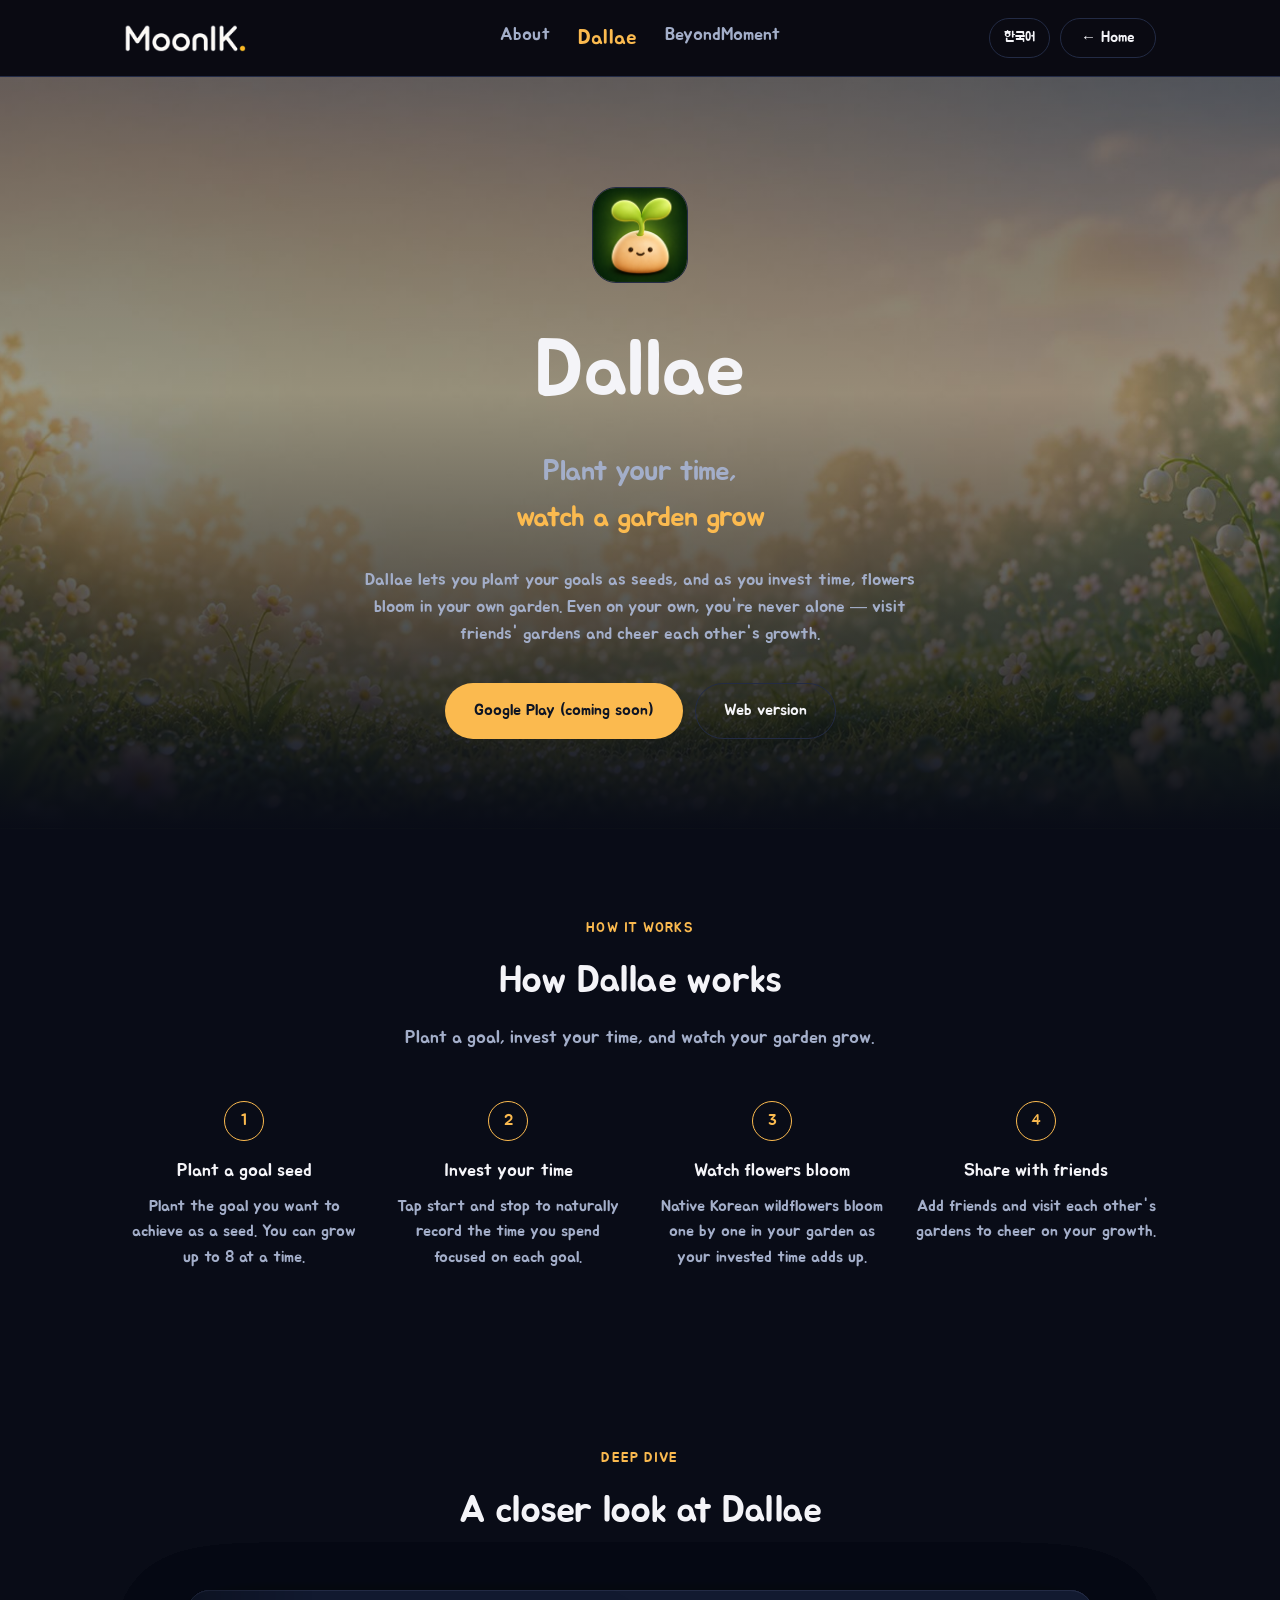
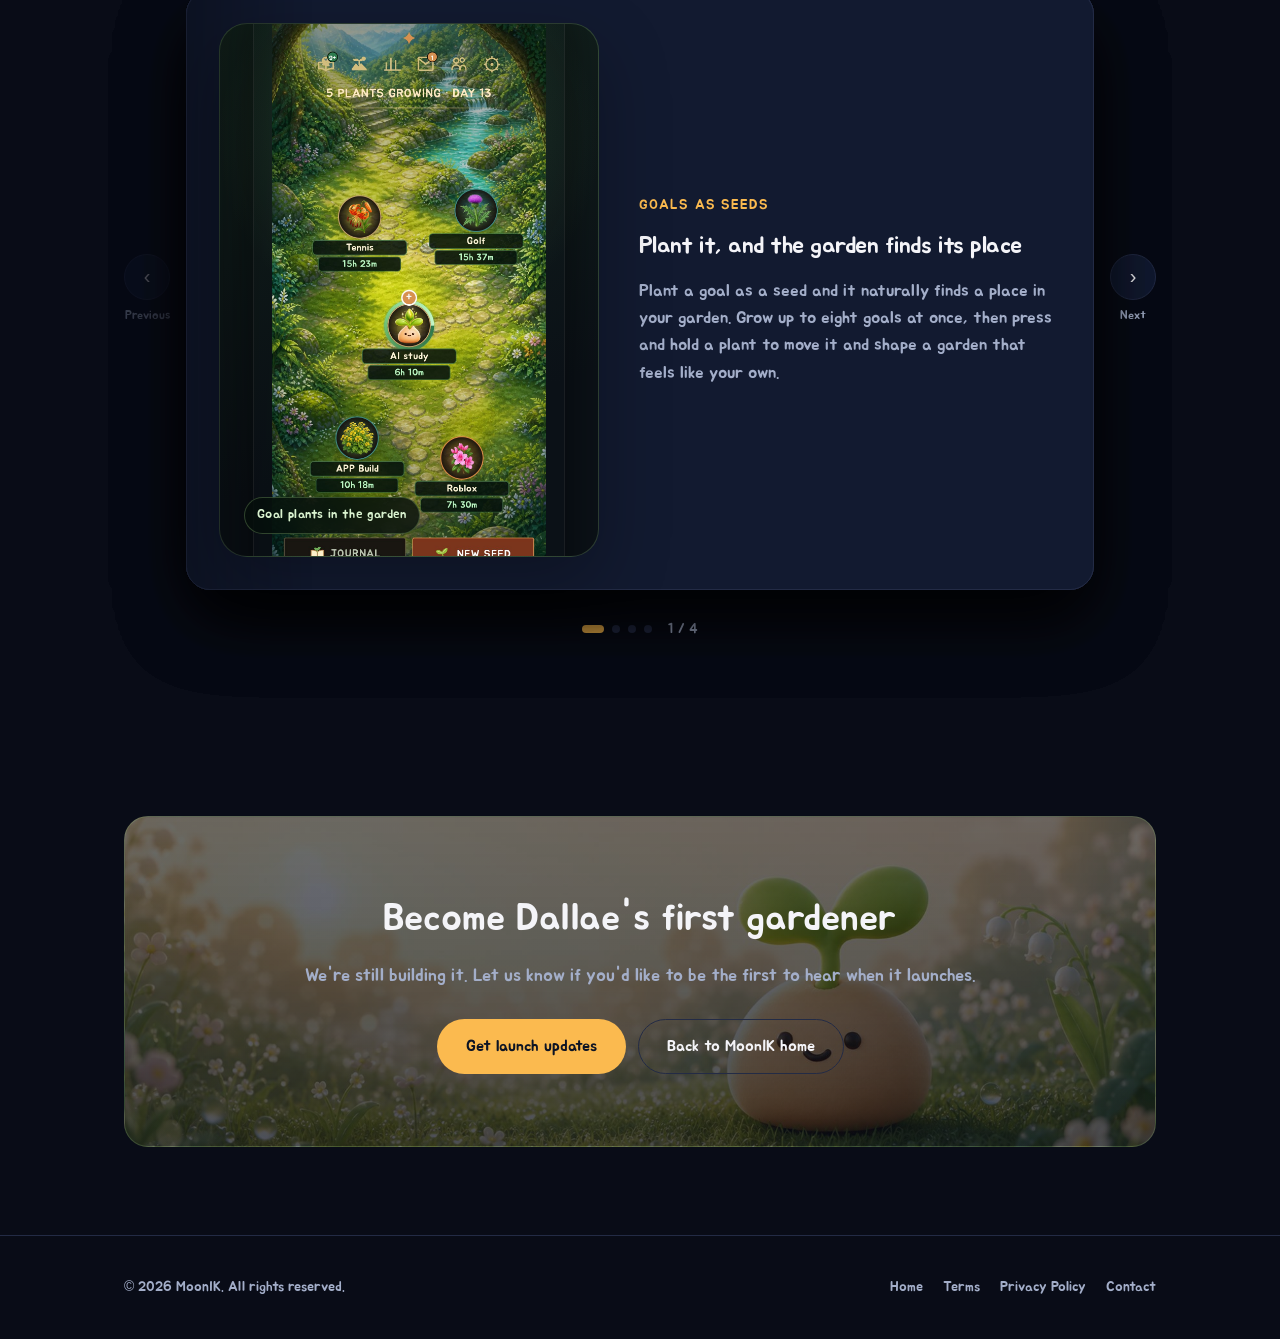
<file: dallae.html>
<!DOCTYPE html>
<html lang="ko">
<head>
<meta charset="UTF-8" />
<meta name="viewport" content="width=device-width, initial-scale=1.0" />
<title data-i18n-title="dallaePage.title">달래 — 시간을 심으면 정원이 자랍니다 | MoonIK</title>
<meta name="description" content="달래는 목표를 씨앗으로 심고, 투자한 시간만큼 나만의 정원에 꽃이 피어나는 MoonIK의 성장 앱입니다." data-i18n-content="dallaePage.desc" />
<link rel="preconnect" href="https://fonts.googleapis.com" />
<link rel="preconnect" href="https://fonts.gstatic.com" crossorigin />
<link href="https://fonts.googleapis.com/css2?family=Jua&display=swap" rel="stylesheet" />
<link rel="stylesheet" href="styles.css?v=25" />
<link rel="icon" type="image/png" href="assets/favicon.png?v=2" />
<script src="i18n.js?v=9" defer></script>
<style>
  .icon-hero {
    width: 96px; height: 96px; border-radius: 24px;
    margin: 0 auto 24px; border: 1px solid var(--border);
  }
  .dallae-hero {
    position: relative;
    background:
      linear-gradient(180deg, rgba(9,12,23,0.6) 0%, rgba(9,12,23,0.42) 42%, rgba(9,12,23,0.78) 80%, var(--bg) 100%),
      url("assets/dallae-hero-bg.jpg");
    background-size: cover;
    background-position: center 62%;
    padding: 110px 24px 90px;
  }
  .dallae-hero .page-title {
    font-size: clamp(46px, 8vw, 80px);
    font-weight: 400; letter-spacing: -0.02em;
    margin-bottom: 14px;
  }
  .dallae-hero h1 {
    font-size: clamp(20px, 2.6vw, 29px);
    font-weight: 400; color: var(--text-dim);
    margin-bottom: 24px;
  }
  .dallae-hero > .wrap > p {
    font-size: 17px;
  }
  .dallae-cta {
    background:
      linear-gradient(180deg, rgba(9,12,23,0.6) 0%, rgba(9,12,23,0.72) 100%),
      url("assets/dallae-cta-bg.jpg");
    background-size: cover;
    background-position: center 60%;
    border-color: rgba(145, 190, 124, 0.24);
  }
  .detail-visual {
    min-height: 0; height: 100%; border-radius: 28px;
    background:
      radial-gradient(circle at 50% 22%, rgba(125, 190, 103, 0.18), transparent 42%),
      linear-gradient(160deg, #13231d, #0b1117 72%);
    border: 1px solid rgba(145, 190, 124, 0.24);
    display: flex; align-items: center; justify-content: center;
    padding: 18px; overflow: hidden; position: relative;
    box-shadow: 0 26px 70px rgba(0, 0, 0, 0.28);
  }
  .detail-screenshot {
    width: min(100%, 310px); height: auto; max-height: 610px;
    object-fit: contain; border-radius: 25px; position: relative; z-index: 1;
    box-shadow: 0 22px 50px rgba(0, 0, 0, 0.52), 0 0 0 1px rgba(255, 255, 255, 0.1);
  }
  .screen-caption {
    position: absolute; left: 24px; bottom: 22px; z-index: 2;
    padding: 7px 12px; border-radius: 999px;
    background: rgba(6, 15, 12, 0.82); border: 1px solid rgba(157, 207, 130, 0.28);
    color: #d9f2cf; font-size: 13px; letter-spacing: 0.03em;
    backdrop-filter: blur(8px);
  }
  .detail-body .eyebrow {
    color: var(--accent); font-weight: 400; font-size: 14px;
    text-transform: uppercase; letter-spacing: 0.08em; margin-bottom: 10px; display: block;
  }
  .detail-body h3 { font-size: 24px; font-weight: 400; margin-bottom: 12px; letter-spacing: -0.02em; }
  .detail-body p { color: var(--text-dim); font-size: 17px; }

  .db-book { position: relative; display: flex; align-items: center; gap: 16px; }
  .db-stage { position: relative; flex: 1 1 auto; height: 600px; perspective: 2400px; }
  .db-page {
    position: absolute; inset: 0;
    transform-style: preserve-3d;
    backface-visibility: hidden;
    transform-origin: left center;
    transition: transform 1.35s cubic-bezier(0.45, 0, 0.2, 1);
    will-change: transform;
  }
  .db-page-inner {
    position: relative; height: 100%;
    display: grid; grid-template-columns: 0.9fr 1fr; gap: 40px; align-items: center;
    background: var(--bg-soft); border: 1px solid var(--border); border-radius: 24px;
    padding: 32px;
    backface-visibility: hidden;
    box-shadow: 0 30px 70px rgba(0, 0, 0, 0.35);
  }
  .db-page::after {
    content: ""; position: absolute; inset: 0; border-radius: 24px;
    background: linear-gradient(90deg, rgba(0,0,0,0.28), transparent 14%);
    pointer-events: none;
  }
  .db-nav { flex: 0 0 auto; display: flex; flex-direction: column; align-items: center; gap: 6px; }
  .db-arrow {
    width: 46px; height: 46px; border-radius: 50%;
    border: 1px solid var(--border); background: var(--bg-soft); color: var(--text);
    font-size: 20px; font-family: inherit; cursor: pointer;
    display: flex; align-items: center; justify-content: center;
  }
  .db-arrow:hover:not(:disabled) { border-color: var(--accent); color: var(--accent); }
  .db-arrow:disabled { opacity: 0.3; cursor: default; }
  .db-nav-label { font-size: 12px; color: var(--text-dim); transition: opacity 0.2s; }
  .db-arrow:disabled ~ .db-nav-label { opacity: 0.3; }
  .db-controls { display: flex; align-items: center; justify-content: center; gap: 16px; margin-top: 28px; }
  .db-dots { display: flex; align-items: center; gap: 8px; }
  .db-dot {
    width: 8px; height: 8px; border-radius: 999px; background: var(--border);
    border: none; padding: 0; cursor: pointer;
    transition: width 0.3s, background 0.3s;
  }
  .db-dot.active { background: var(--accent); width: 22px; }
  .db-counter { font-size: 14px; color: var(--text-dim); font-variant-numeric: tabular-nums; }

  @media (max-width: 780px) {
    .db-stage { height: 800px; }
    .db-page-inner { grid-template-columns: 1fr; grid-template-rows: auto 1fr; gap: 20px; padding: 20px; }
    .db-page .detail-visual { height: 460px; }
    .db-nav { display: none; }
    .detail-screenshot { width: min(100%, 282px); max-height: 558px; border-radius: 22px; }
  }
</style>
</head>
<body>

<header>
  <div class="wrap">
    <nav>
      <a href="index.html" class="logo"><img src="assets/moonik-logo-nav.png" alt="MoonIK" /></a>
      <div class="nav-links">
        <a href="about.html" data-i18n="nav.about">회사 소개</a>
        <a href="dallae.html" data-i18n="nav.dallae" class="nav-active">달래</a>
        <a href="beyondmoment.html" data-i18n="beyond.name">BeyondMoment</a>
      </div>
      <div class="nav-actions">
        <button id="lang-toggle" class="btn btn-ghost" onclick="moonikLang.toggle()">EN</button>
        <a href="index.html" class="btn btn-ghost nav-back" data-i18n="nav.back">← 메인으로</a>
        <button class="nav-toggle" onclick="moonikNav.toggle()" aria-label="Menu">☰</button>
      </div>
    </nav>
  </div>
</header>

<main>
  <section class="hero dallae-hero">
    <div class="wrap">
      <img src="assets/dallae-icon.png" alt="달래 아이콘" class="icon-hero dallae-icon-float" />
      <h2 class="page-title" data-i18n="dallae.nameFull">달래 <span style="opacity:0.5; font-weight:600; font-size:16px; letter-spacing:0.06em; margin-left:8px;">(Dallae)</span></h2>
      <h1 data-i18n="garden.headline">시간을 심으면<br /><span class="accent">정원이 자랍니다</span></h1>
      <p data-i18n="dallaePage.hero.desc">달래는 이루고 싶은 목표를 씨앗으로 심고, 거기에 쏟은 시간만큼 나만의 정원에 꽃을 피우는 성장 앱입니다. 혼자여도 외롭지 않게, 친구의 정원에 놀러가 서로의 성장을 응원할 수 있어요.</p>
      <div class="hero-actions">
        <a href="#" class="btn btn-primary btn-lg" data-i18n="dallae.playBtn">Google Play (준비 중)</a>
        <a href="https://mooniknet.github.io/dallae_app_web/" target="_blank" rel="noopener" class="btn btn-ghost btn-lg" data-i18n="dallae.webBtn">웹 버전</a>
      </div>
    </div>
  </section>

  <section id="how">
    <div class="wrap">
      <div class="section-head">
        <span class="eyebrow">How it works</span>
        <h2 data-i18n="how.title">달래는 이렇게 작동해요</h2>
        <p data-i18n="how.desc">목표를 심고, 시간을 쏟고, 정원이 자라는 걸 지켜보세요.</p>
      </div>
      <div class="steps">
        <div class="step">
          <div class="step-num">1</div>
          <h3 data-i18n="step1.title">목표 씨앗 심기</h3>
          <p data-i18n="step1.desc">이루고 싶은 목표를 씨앗으로 등록하고, 필요하면 하위 목표로 세분화해요.</p>
        </div>
        <div class="step">
          <div class="step-num">2</div>
          <h3 data-i18n="step2.title">시간 투자하기</h3>
          <p data-i18n="step2.desc">시작과 정지를 눌러 목표에 집중한 시간을 자연스럽게 기록해요.</p>
        </div>
        <div class="step">
          <div class="step-num">3</div>
          <h3 data-i18n="step3.title">정원에 꽃 피우기</h3>
          <p data-i18n="step3.desc">쌓인 시간만큼 나만의 정원에 한국 자생화가 한 송이씩 피어나요.</p>
        </div>
        <div class="step">
          <div class="step-num">4</div>
          <h3 data-i18n="step4.title">친구와 나누기</h3>
          <p data-i18n="step4.desc">친구를 추가하고 서로의 정원에 놀러가 성장 과정을 응원해요.</p>
        </div>
      </div>
    </div>
  </section>

  <section id="features">
    <div class="wrap">
      <div class="section-head">
        <span class="eyebrow">Deep dive</span>
        <h2 data-i18n="deep.title">달래를 자세히 살펴보면</h2>
      </div>

      <div class="db-book" id="dbBook">
        <div class="db-nav">
          <button class="db-arrow db-prev" id="dbPrev" aria-label="Previous page" disabled>‹</button>
          <span class="db-nav-label" data-i18n="deep.prev">이전</span>
        </div>
        <div class="db-stage">
          <div class="db-page" data-index="0">
            <div class="db-page-inner">
              <figure class="detail-visual">
                <img class="detail-screenshot" src="assets/screenshots/garden-main.jpg" data-img-ko="assets/screenshots/garden-main.jpg" data-img-en="assets/screenshots/garden-main-en.jpg" data-alt-ko="달래 앱의 목표 식물과 계곡 정원 화면" data-alt-en="Dallae goal plants in a bright valley garden" width="1080" height="2400" loading="lazy" decoding="async" alt="달래 앱의 목표 식물과 계곡 정원 화면" />
                <figcaption class="screen-caption" data-i18n="detail1.visual">목표 식물과 정원 화면</figcaption>
              </figure>
              <div class="detail-body">
                <span class="eyebrow" data-i18n="detail1.eyebrow">목표를 씨앗으로</span>
                <h3 data-i18n="detail1.title">심으면, 자리는 정원이 알아서</h3>
                <p data-i18n="detail1.desc">이루고 싶은 목표를 씨앗으로 심으면 정원 안에 자연스럽게 자리를 잡아요. 한 번에 최대 8개의 목표를 키울 수 있고, 길게 눌러 원하는 자리로 옮기며 나만의 정원을 꾸밀 수 있습니다.</p>
              </div>
            </div>
          </div>

          <div class="db-page" data-index="1">
            <div class="db-page-inner">
              <figure class="detail-visual">
                <img class="detail-screenshot" src="assets/screenshots/flower-book.jpg?v=2" data-img-ko="assets/screenshots/flower-book.jpg?v=2" data-img-en="assets/screenshots/flower-book-en.jpg" data-alt-ko="달래 앱의 한국 자생 꽃 도감 첫 화면" data-alt-en="Dallae Korean wildflower book in English" width="1080" height="2400" loading="lazy" decoding="async" alt="달래 앱의 한국 자생 꽃 도감 첫 화면" />
                <figcaption class="screen-caption" data-i18n="detail2.visual">한국 자생 꽃 도감 화면</figcaption>
              </figure>
              <div class="detail-body">
                <span class="eyebrow" data-i18n="detail2.eyebrow">정원과 자생화 도감</span>
                <h3 data-i18n="detail2.title">노력이 눈에 보이는 방식</h3>
                <p data-i18n="detail2.desc">목표에 투자한 시간이 쌓일수록 나만의 정원에 꽃이 한 송이씩 피어납니다. 진달래, 패랭이꽃처럼 실제 한국에서 자라는 꽃들을 하나씩 만나는 재미가 있어요. 숫자로 된 기록이 아니라, 직접 가꾼 정원으로 노력을 확인할 수 있습니다.</p>
              </div>
            </div>
          </div>

          <div class="db-page" data-index="2">
            <div class="db-page-inner">
              <figure class="detail-visual">
                <img class="detail-screenshot" src="assets/screenshots/timer-detail.jpg" data-img-ko="assets/screenshots/timer-detail.jpg" data-img-en="assets/screenshots/timer-detail-en.jpg" data-alt-ko="달래 앱의 목표별 성장 타이머와 활동 기록 화면" data-alt-en="Dallae growth timer and session history in English" width="1080" height="2400" loading="lazy" decoding="async" alt="달래 앱의 목표별 성장 타이머와 활동 기록 화면" />
                <figcaption class="screen-caption" data-i18n="detail3.visual">성장 타이머와 활동 기록 화면</figcaption>
              </figure>
              <div class="detail-body">
                <span class="eyebrow" data-i18n="detail3.eyebrow">타임 트래킹</span>
                <h3 data-i18n="detail3.title">시작·정지 한 번으로 기록되는 시간</h3>
                <p data-i18n="detail3.desc">목표마다 시작과 정지를 누르기만 하면 성장 시간이 자동으로 쌓여요. 날짜별 기록은 성장 일지에 정리되고, 타이머가 실행되는 동안에는 알림과 위젯에서도 진행 상황을 확인할 수 있습니다.</p>
              </div>
            </div>
          </div>

          <div class="db-page" data-index="3">
            <div class="db-page-inner">
              <figure class="detail-visual">
                <img class="detail-screenshot" src="assets/screenshots/growth-journal.jpg" data-img-ko="assets/screenshots/growth-journal.jpg" data-img-en="assets/screenshots/growth-journal-en.jpg" data-alt-ko="달래 앱에서 나와 친구의 성장을 함께 보는 성장 기록 화면" data-alt-en="Dallae shared growth journal in English" width="1080" height="2400" loading="lazy" decoding="async" alt="달래 앱에서 나와 친구의 성장을 함께 보는 성장 기록 화면" />
                <figcaption class="screen-caption" data-i18n="detail4.visual">친구와 함께 보는 성장 기록</figcaption>
              </figure>
              <div class="detail-body">
                <span class="eyebrow" data-i18n="detail4.eyebrow">친구와 함께</span>
                <h3 data-i18n="detail4.title">혼자 하지만, 혼자는 아니게</h3>
                <p data-i18n="detail4.desc">친구를 추가하면 서로의 정원을 구경할 수 있어요. 각자의 속도로 목표를 향해 가지만, 친구가 얼마나 가꿔왔는지 보면서 서로에게 작은 자극과 응원이 됩니다. 모든 기록은 클라우드에 안전하게 백업돼요.</p>
              </div>
            </div>
          </div>
        </div>
        <div class="db-nav">
          <button class="db-arrow db-next" id="dbNext" aria-label="Next page">›</button>
          <span class="db-nav-label" data-i18n="deep.next">다음</span>
        </div>
      </div>

      <div class="db-controls">
        <div class="db-dots" id="dbDots">
          <button class="db-dot active" data-index="0" aria-label="Page 1"></button>
          <button class="db-dot" data-index="1" aria-label="Page 2"></button>
          <button class="db-dot" data-index="2" aria-label="Page 3"></button>
          <button class="db-dot" data-index="3" aria-label="Page 4"></button>
        </div>
        <span class="db-counter"><span id="dbCurrent">1</span> / 4</span>
      </div>
    </div>
  </section>

  <section id="cta-section">
    <div class="wrap">
      <div class="cta dallae-cta">
        <h2 data-i18n="cta2.title">달래의 첫 번째 정원사가 되어주세요</h2>
        <p data-i18n="cta2.desc">지금은 개발 중이에요. 출시 소식을 가장 먼저 받아보고 싶다면 알려주세요.</p>
        <div class="hero-actions">
          <a href="mailto:moonik.net@gmail.com" class="btn btn-primary btn-lg" data-i18n="cta.btn2">출시 소식 받기</a>
          <a href="index.html" class="btn btn-ghost btn-lg" data-i18n="cta2.btn2">MoonIK 홈으로</a>
        </div>
      </div>
    </div>
  </section>
</main>

<footer>
  <div class="wrap" style="display:flex; align-items:center; justify-content:space-between; flex-wrap:wrap; gap:12px; width:100%;">
    <span>© 2026 MoonIK. All rights reserved.</span>
    <div class="foot-links">
      <a href="index.html" data-i18n="footer.home">홈</a>
      <a href="terms.html" data-i18n="footer.terms">이용약관</a>
      <a href="privacy.html" data-i18n="footer.privacy">개인정보처리방침</a>
      <a href="mailto:moonik.net@gmail.com" data-i18n="footer.contact">문의하기</a>
    </div>
  </div>
</footer>

<script>
  (function () {
    var book = document.getElementById('dbBook');
    if (!book) return;
    var pages = Array.prototype.slice.call(book.querySelectorAll('.db-page'));
    var prevBtn = document.getElementById('dbPrev');
    var nextBtn = document.getElementById('dbNext');
    var dots = Array.prototype.slice.call(document.querySelectorAll('.db-dot'));
    var counterEl = document.getElementById('dbCurrent');
    var total = pages.length;
    var current = 0;
    var animating = false;

    function render() {
      pages.forEach(function (page, i) {
        if (i < current) {
          page.style.transform = 'rotateY(-170deg)';
          page.style.zIndex = i;
        } else {
          page.style.transform = 'rotateY(0deg)';
          page.style.zIndex = total - i;
        }
      });
      dots.forEach(function (dot, i) {
        dot.classList.toggle('active', i === current);
      });
      if (counterEl) counterEl.textContent = current + 1;
      if (prevBtn) prevBtn.disabled = current === 0;
      if (nextBtn) nextBtn.disabled = current === total - 1;
    }

    function goTo(index) {
      if (animating || index === current || index < 0 || index > total - 1) return;
      var flippingIndex = index > current ? current : index; // whichever page is actually rotating
      current = index;
      animating = true;
      render();
      // keep the rotating page on top for the whole transition so it's visibly
      // turning either direction, instead of the destination page instantly
      // covering it via z-index the moment render() runs.
      pages[flippingIndex].style.zIndex = total + 1;
      setTimeout(function () {
        animating = false;
        render();
      }, 1450);
    }

    if (prevBtn) prevBtn.addEventListener('click', function () { goTo(current - 1); });
    if (nextBtn) nextBtn.addEventListener('click', function () { goTo(current + 1); });
    dots.forEach(function (dot, i) {
      dot.addEventListener('click', function () { goTo(i); });
    });

    book.addEventListener('keydown', function (e) {
      if (e.key === 'ArrowRight') goTo(current + 1);
      if (e.key === 'ArrowLeft') goTo(current - 1);
    });

    var touchStartX = null;
    var stage = book.querySelector('.db-stage');
    stage.addEventListener('touchstart', function (e) {
      touchStartX = e.touches[0].clientX;
    }, { passive: true });
    stage.addEventListener('touchend', function (e) {
      if (touchStartX === null) return;
      var dx = e.changedTouches[0].clientX - touchStartX;
      if (Math.abs(dx) > 40) {
        if (dx < 0) goTo(current + 1);
        else goTo(current - 1);
      }
      touchStartX = null;
    }, { passive: true });

    render();
  })();
</script>

</body>
</html>
</file>
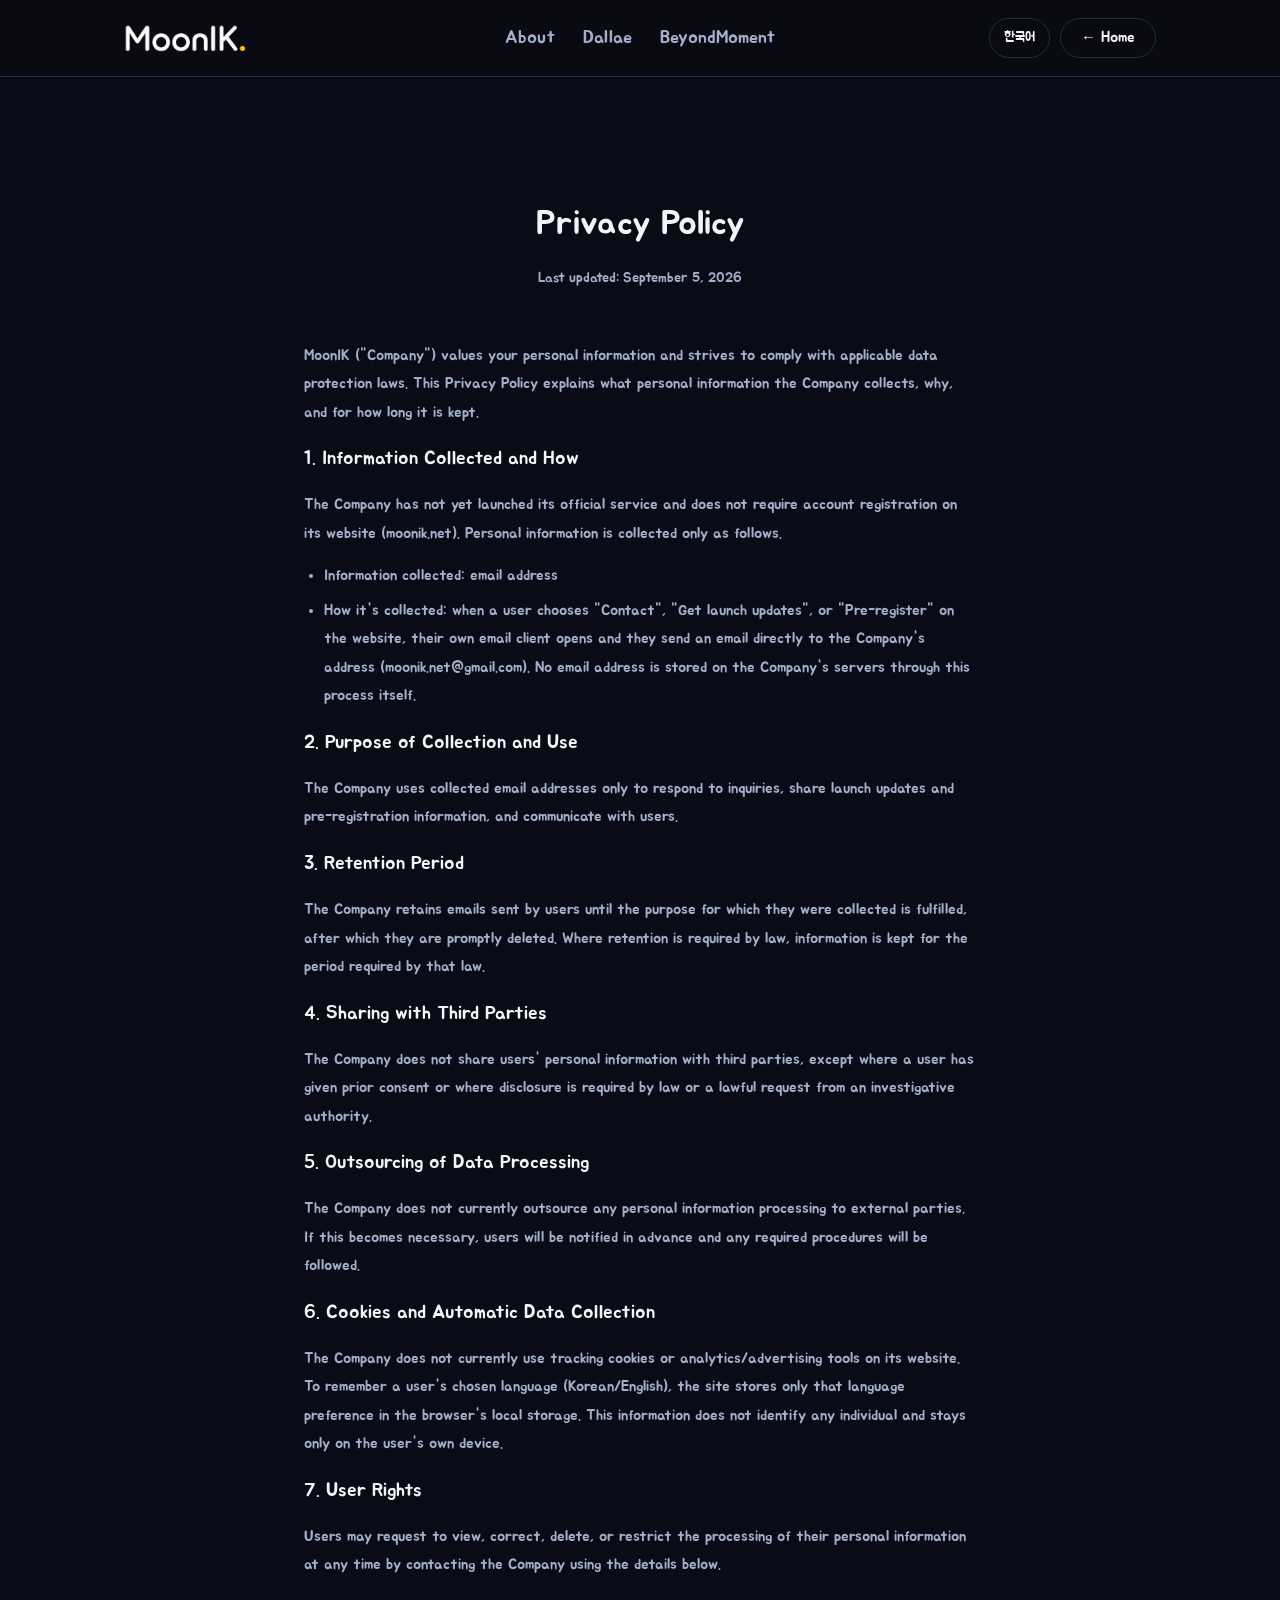
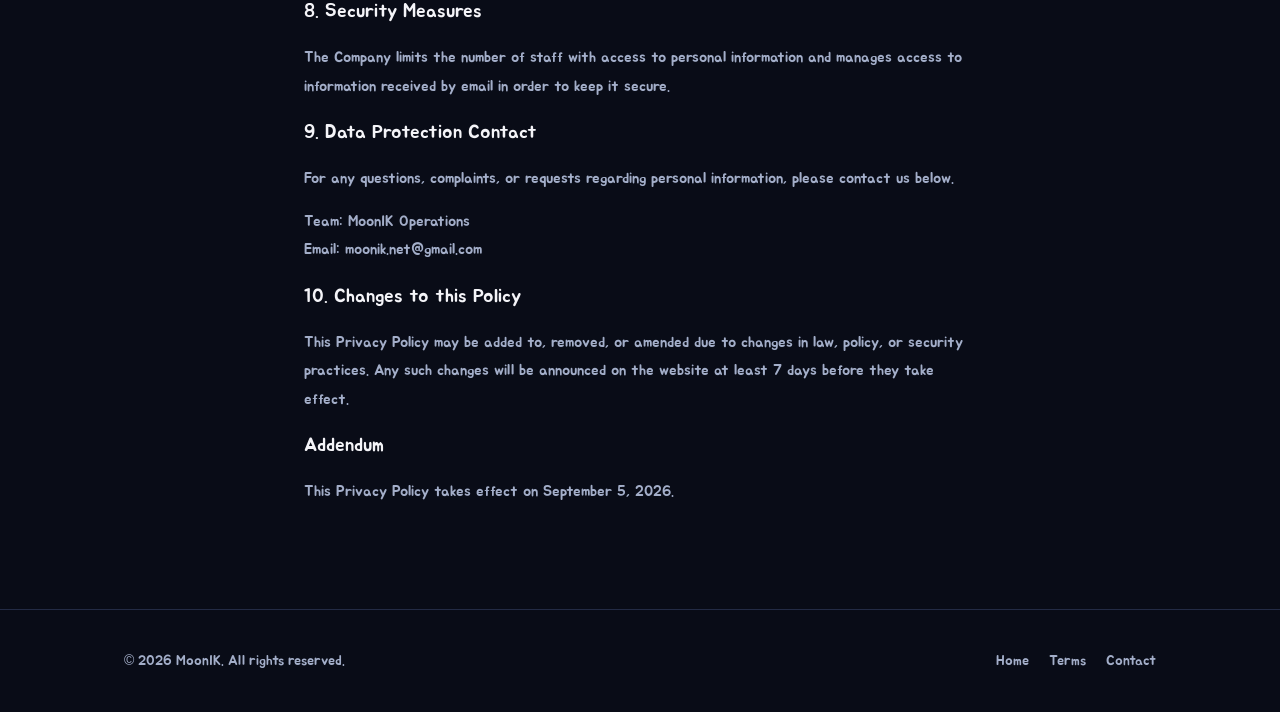
<file: privacy.html>
<!DOCTYPE html>
<html lang="ko">
<head>
<meta charset="UTF-8" />
<meta name="viewport" content="width=device-width, initial-scale=1.0" />
<title data-i18n-title="privacyPage.title">개인정보처리방침 | MoonIK</title>
<meta name="description" content="문익(MoonIK)이 개인정보를 수집, 이용, 보호하는 방법을 안내합니다." data-i18n-content="privacyPage.desc" />
<link rel="preconnect" href="https://fonts.googleapis.com" />
<link rel="preconnect" href="https://fonts.gstatic.com" crossorigin />
<link href="https://fonts.googleapis.com/css2?family=Jua&display=swap" rel="stylesheet" />
<link rel="stylesheet" href="styles.css?v=25" />
<link rel="icon" type="image/png" href="assets/favicon.png?v=2" />
<script src="i18n.js?v=9" defer></script>
<style>
  .legal-content { max-width: 720px; margin: 0 auto; color: var(--text-dim); font-size: 15px; line-height: 1.9; }
  .legal-content h3 { color: var(--text); font-size: 19px; font-weight: 400; margin: 40px 0 14px; }
  .legal-content h3:first-child { margin-top: 0; }
  .legal-content p { margin-bottom: 14px; }
  .legal-content ul { margin: 0 0 14px 20px; }
  .legal-content li { margin-bottom: 6px; }
</style>
</head>
<body>

<header>
  <div class="wrap">
    <nav>
      <a href="index.html" class="logo"><img src="assets/moonik-logo-nav.png" alt="MoonIK" /></a>
      <div class="nav-links">
        <a href="about.html" data-i18n="nav.about">회사 소개</a>
        <a href="dallae.html" data-i18n="nav.dallae">달래</a>
        <a href="beyondmoment.html" data-i18n="beyond.name">BeyondMoment</a>
      </div>
      <div class="nav-actions">
        <button id="lang-toggle" class="btn btn-ghost" onclick="moonikLang.toggle()">EN</button>
        <a href="index.html" class="btn btn-ghost nav-back" data-i18n="nav.back">← 메인으로</a>
        <button class="nav-toggle" onclick="moonikNav.toggle()" aria-label="Menu">☰</button>
      </div>
    </nav>
  </div>
</header>

<main>
  <section class="hero" style="padding-bottom:16px;">
    <div class="wrap about">
      <h2 class="page-title" data-i18n="footer.privacy">개인정보처리방침</h2>
      <p style="font-size:14px;" data-i18n="privacy.updated">최종 수정일: 2026년 9월 5일</p>
    </div>
  </section>

  <section style="padding-top:0;">
    <div class="wrap legal-content">
      <div data-i18n="privacy.intro"></div>
      <div data-i18n="privacy.s1"></div>
      <div data-i18n="privacy.s2"></div>
      <div data-i18n="privacy.s3"></div>
      <div data-i18n="privacy.s4"></div>
      <div data-i18n="privacy.s5"></div>
      <div data-i18n="privacy.s6"></div>
      <div data-i18n="privacy.s7"></div>
      <div data-i18n="privacy.s8"></div>
      <div data-i18n="privacy.s9"></div>
      <div data-i18n="privacy.s10"></div>
      <div data-i18n="privacy.s11"></div>
    </div>
  </section>
</main>

<footer>
  <div class="wrap" style="display:flex; align-items:center; justify-content:space-between; flex-wrap:wrap; gap:12px; width:100%;">
    <span>© 2026 MoonIK. All rights reserved.</span>
    <div class="foot-links">
      <a href="index.html" data-i18n="footer.home">홈</a>
      <a href="terms.html" data-i18n="footer.terms">이용약관</a>
      <a href="mailto:moonik.net@gmail.com" data-i18n="footer.contact">문의하기</a>
    </div>
  </div>
</footer>

</body>
</html>
</file>
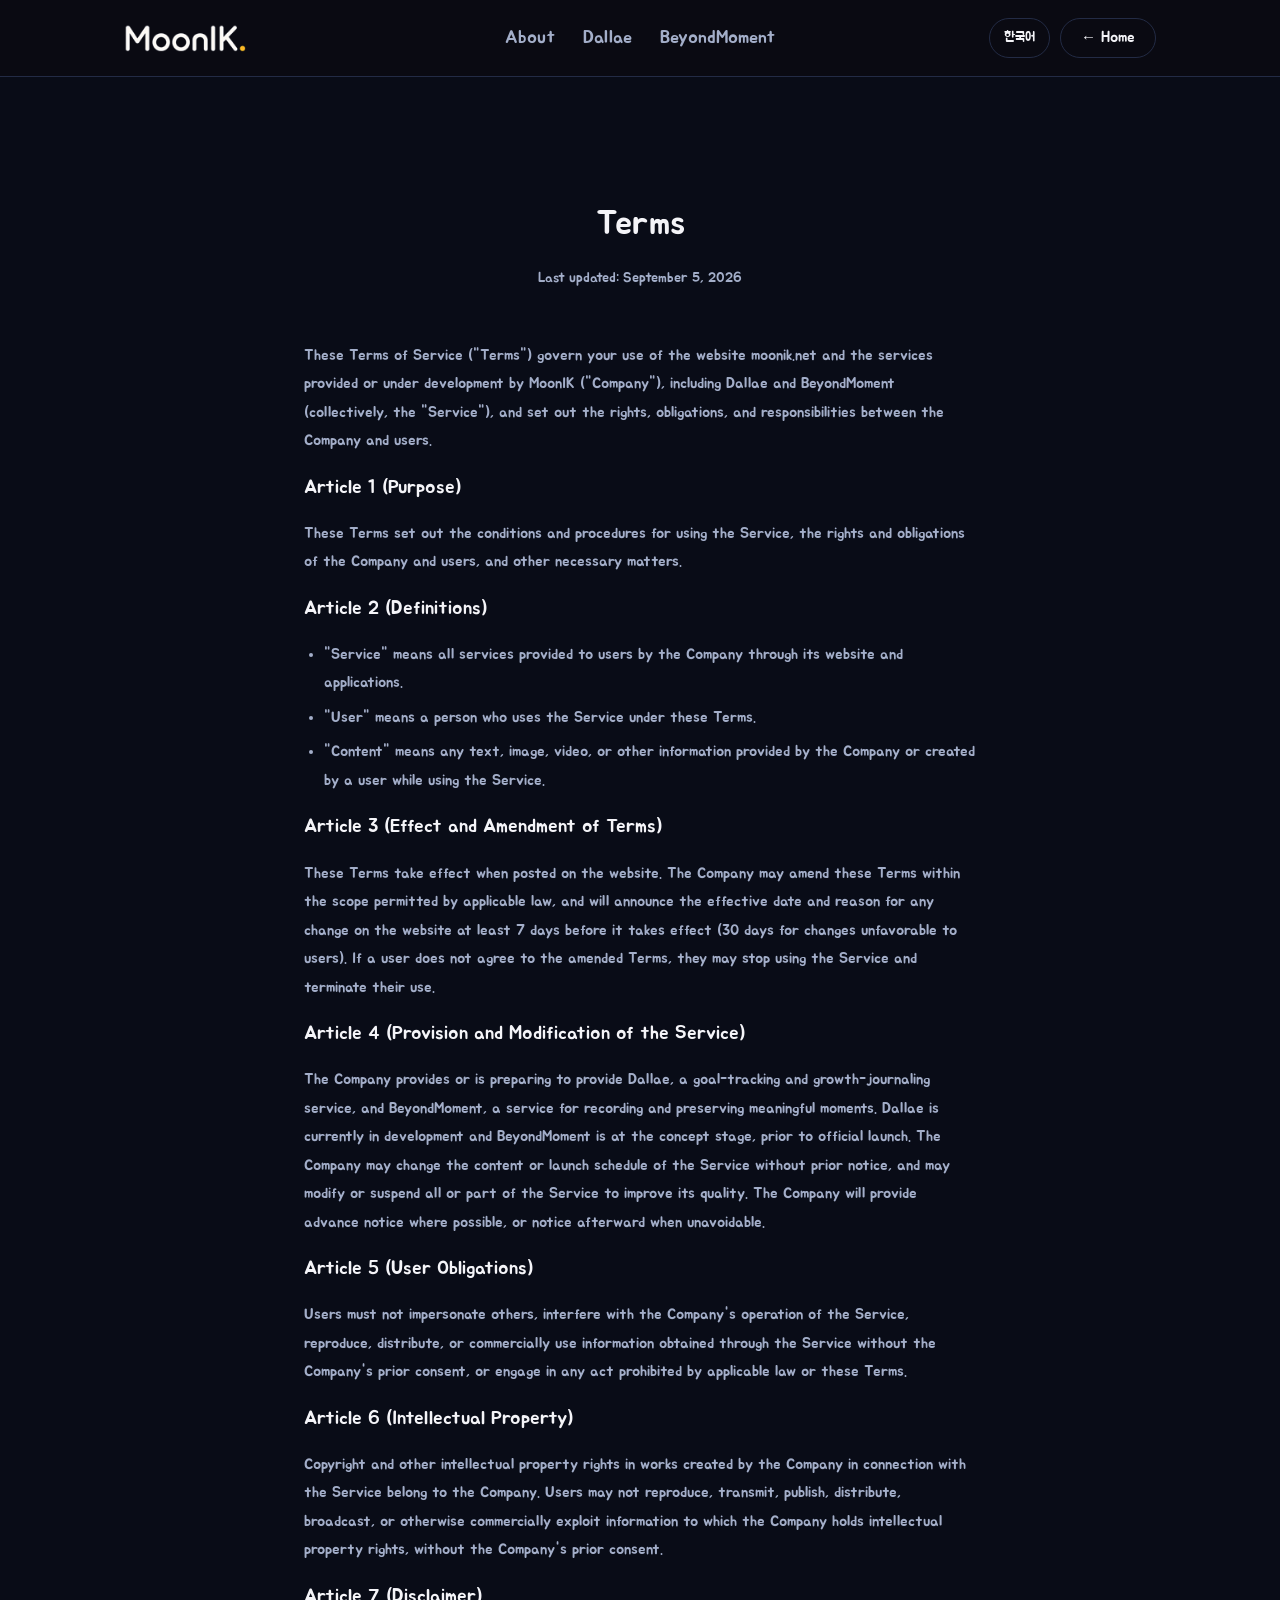
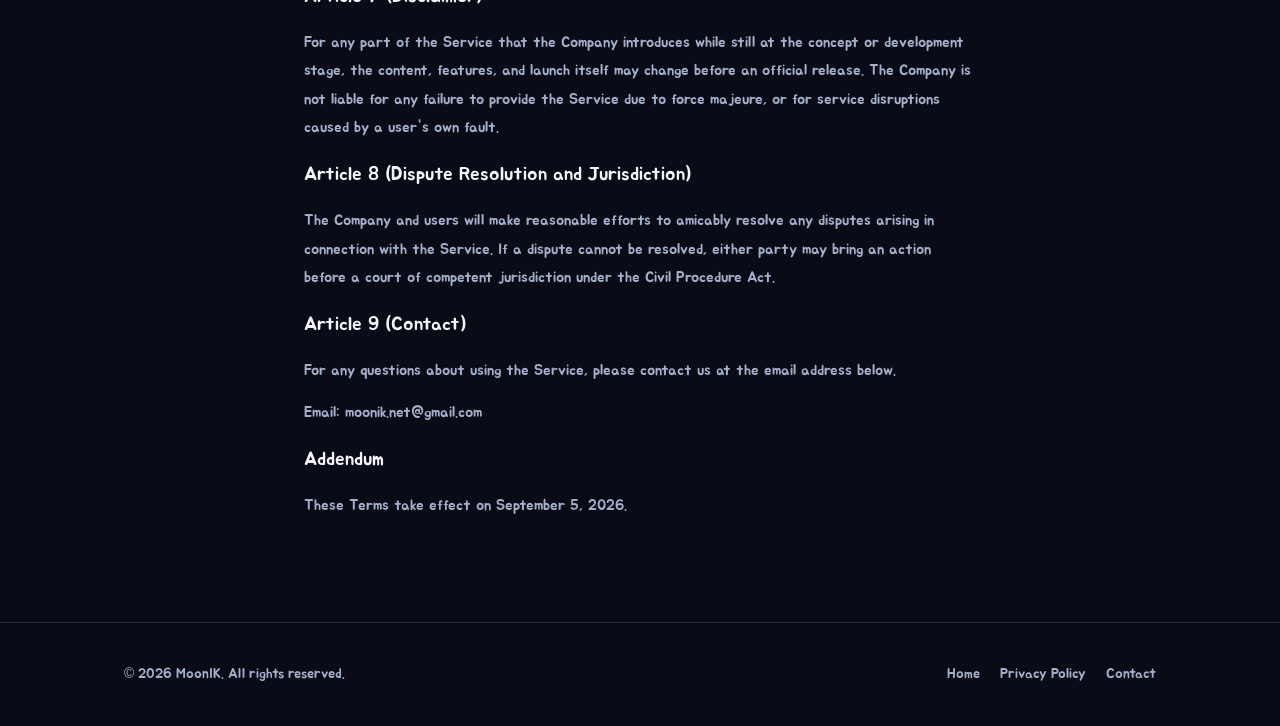
<file: terms.html>
<!DOCTYPE html>
<html lang="ko">
<head>
<meta charset="UTF-8" />
<meta name="viewport" content="width=device-width, initial-scale=1.0" />
<title data-i18n-title="termsPage.title">이용약관 | MoonIK</title>
<meta name="description" content="문익(MoonIK) 웹사이트와 달래, BeyondMoment 서비스 이용에 관한 약관입니다." data-i18n-content="termsPage.desc" />
<link rel="preconnect" href="https://fonts.googleapis.com" />
<link rel="preconnect" href="https://fonts.gstatic.com" crossorigin />
<link href="https://fonts.googleapis.com/css2?family=Jua&display=swap" rel="stylesheet" />
<link rel="stylesheet" href="styles.css?v=25" />
<link rel="icon" type="image/png" href="assets/favicon.png?v=2" />
<script src="i18n.js?v=9" defer></script>
<style>
  .legal-content { max-width: 720px; margin: 0 auto; color: var(--text-dim); font-size: 15px; line-height: 1.9; }
  .legal-content h3 { color: var(--text); font-size: 19px; font-weight: 400; margin: 40px 0 14px; }
  .legal-content h3:first-child { margin-top: 0; }
  .legal-content p { margin-bottom: 14px; }
  .legal-content ul { margin: 0 0 14px 20px; }
  .legal-content li { margin-bottom: 6px; }
</style>
</head>
<body>

<header>
  <div class="wrap">
    <nav>
      <a href="index.html" class="logo"><img src="assets/moonik-logo-nav.png" alt="MoonIK" /></a>
      <div class="nav-links">
        <a href="about.html" data-i18n="nav.about">회사 소개</a>
        <a href="dallae.html" data-i18n="nav.dallae">달래</a>
        <a href="beyondmoment.html" data-i18n="beyond.name">BeyondMoment</a>
      </div>
      <div class="nav-actions">
        <button id="lang-toggle" class="btn btn-ghost" onclick="moonikLang.toggle()">EN</button>
        <a href="index.html" class="btn btn-ghost nav-back" data-i18n="nav.back">← 메인으로</a>
        <button class="nav-toggle" onclick="moonikNav.toggle()" aria-label="Menu">☰</button>
      </div>
    </nav>
  </div>
</header>

<main>
  <section class="hero" style="padding-bottom:16px;">
    <div class="wrap about">
      <h2 class="page-title" data-i18n="footer.terms">이용약관</h2>
      <p style="font-size:14px;" data-i18n="terms.updated">최종 수정일: 2026년 9월 5일</p>
    </div>
  </section>

  <section style="padding-top:0;">
    <div class="wrap legal-content">
      <div data-i18n="terms.intro"></div>
      <div data-i18n="terms.s1"></div>
      <div data-i18n="terms.s2"></div>
      <div data-i18n="terms.s3"></div>
      <div data-i18n="terms.s4"></div>
      <div data-i18n="terms.s5"></div>
      <div data-i18n="terms.s6"></div>
      <div data-i18n="terms.s7"></div>
      <div data-i18n="terms.s8"></div>
      <div data-i18n="terms.s9"></div>
      <div data-i18n="terms.s10"></div>
    </div>
  </section>
</main>

<footer>
  <div class="wrap" style="display:flex; align-items:center; justify-content:space-between; flex-wrap:wrap; gap:12px; width:100%;">
    <span>© 2026 MoonIK. All rights reserved.</span>
    <div class="foot-links">
      <a href="index.html" data-i18n="footer.home">홈</a>
      <a href="privacy.html" data-i18n="footer.privacy">개인정보처리방침</a>
      <a href="mailto:moonik.net@gmail.com" data-i18n="footer.contact">문의하기</a>
    </div>
  </div>
</footer>

</body>
</html>
</file>
<file: styles.css>
:root {
  --bg: #090c17;
  --bg-soft: #121a30;
  --text: #f4f4f8;
  --text-dim: #a3aec9;
  --accent: #fbba4f;
  --accent-soft: #fbba4f26;
  --accent2: #7c93d6;
  --border: #232b45;
  --radius: 16px;
  font-family: "Jua", "Pretendard", "Apple SD Gothic Neo", -apple-system, BlinkMacSystemFont, "Segoe UI", Roboto, sans-serif;
}
* { box-sizing: border-box; margin: 0; padding: 0; }
html, body { background: var(--bg); color: var(--text); scroll-behavior: smooth; overflow-x: clip; }
body { line-height: 1.6; }
a { color: inherit; text-decoration: none; }
strong, b { font-weight: 400; }
img { max-width: 100%; display: block; }

.wrap { max-width: 1080px; margin: 0 auto; padding: 0 24px; }

header {
  position: sticky; top: 0; z-index: 10;
  background: rgba(11,11,18,0.85);
  backdrop-filter: blur(8px);
  border-bottom: 1px solid var(--border);
}
nav {
  display: grid; grid-template-columns: 1fr auto 1fr; align-items: center; gap: 16px;
  padding: 18px 0;
  position: relative;
}
.logo { justify-self: start; font-weight: 400; font-size: 20px; letter-spacing: -0.02em; display: flex; align-items: center; gap: 8px; }
.logo span { color: var(--accent); }
.logo img { height: 28px; width: auto; display: block; }
.nav-links { justify-self: center; display: flex; gap: 28px; font-size: 18px; color: var(--text-dim); }
.nav-links a:hover { color: var(--text); }
.nav-links a.nav-active { color: var(--accent); font-size: 21px; }
.nav-toggle {
  display: none;
  flex: 0 0 auto;
  background: none; border: 1px solid var(--border); border-radius: 10px;
  color: var(--text); font-size: 18px; line-height: 1;
  width: 38px; height: 38px; align-items: center; justify-content: center;
  cursor: pointer; font-family: inherit;
}
.nav-actions { justify-self: end; display: flex; align-items: center; gap: 10px; flex: 0 0 auto; }
#lang-toggle { padding: 8px 14px; font-size: 13px; flex: 0 0 auto; height: 40px; }
.nav-back { height: 40px; }
.btn {
  display: inline-flex; align-items: center; gap: 8px;
  padding: 10px 20px; border-radius: 999px;
  font-size: 15px; font-weight: 400;
  font-family: inherit;
  border: 1px solid transparent;
  background: none;
  cursor: pointer;
}
.btn-primary { background: var(--accent); color: #0d1424; }
.btn-primary:hover { opacity: 0.9; }
.btn-ghost { border-color: var(--border); color: var(--text); }
.btn-ghost:hover { border-color: var(--accent); }

.hero {
  padding: 120px 0 90px;
  text-align: center;
}
.badge {
  display: inline-block; margin-bottom: 24px;
  padding: 6px 14px; border-radius: 999px;
  background: var(--accent-soft); color: var(--accent);
  font-size: 14px; font-weight: 400;
}
.hero h1 {
  font-size: clamp(32px, 6vw, 56px);
  font-weight: 400; letter-spacing: -0.03em;
  margin-bottom: 20px;
}
.hero h1 .accent { color: var(--accent); }
.page-title { font-size: 34px; font-weight: 400; color: var(--text); margin-bottom: 16px; }
.hero p {
  max-width: 560px; margin: 0 auto 36px;
  color: var(--text-dim); font-size: 19px;
}
.hero-actions { display: flex; gap: 12px; justify-content: center; flex-wrap: wrap; }
.btn-lg { padding: 14px 28px; font-size: 16px; }

section { padding: 88px 0; }
.section-head { text-align: center; max-width: 560px; margin: 0 auto 48px; }
.section-head .eyebrow {
  color: var(--accent); font-weight: 400; font-size: 14px;
  text-transform: uppercase; letter-spacing: 0.08em; margin-bottom: 12px; display: block;
}
.section-head h2 { font-size: clamp(26px, 4.4vw, 38px); font-weight: 400; letter-spacing: -0.02em; margin-bottom: 12px; }
.section-head p { color: var(--text-dim); font-size: 18px; }

/* Flagship app card */
.flagship {
  position: relative;
  display: grid; grid-template-columns: 1fr 1fr; gap: 48px; align-items: center;
  border: 1px solid var(--border);
  border-radius: 24px; padding: 48px;
  overflow: hidden;
  background-size: cover; background-position: center;
}
.flagship::before {
  content: ""; position: absolute; inset: 0; z-index: 0;
  background: linear-gradient(100deg, rgba(9,12,23,0.88) 0%, rgba(9,12,23,0.72) 45%, rgba(9,12,23,0.42) 100%);
}
.flagship > * { position: relative; z-index: 1; }
#dallae .flagship { background-image: url("assets/dallae-garden-bg.jpg"); }
#beyondmoment .flagship { background-image: url("assets/beyondmoment-bg.jpg?v=2"); }
.flagship-visual {
  height: 320px; border-radius: 18px;
  display: flex; align-items: center; justify-content: center;
  color: var(--text-dim); font-size: 15px;
  overflow: hidden;
}
.flagship-visual-name { font-size: 22px; font-weight: 400; color: var(--text); text-align: center; }
.app-icon {
  width: 56px; height: 56px; border-radius: 16px;
  background: linear-gradient(135deg, var(--accent), var(--accent2));
  display: flex; align-items: center; justify-content: center;
  font-weight: 400; font-size: 22px; color: #0b0b12;
  margin-bottom: 20px;
}
.flagship-badge {
  display: inline-block; margin-bottom: 14px;
  padding: 4px 12px; border-radius: 999px;
  background: var(--accent-soft); color: var(--accent);
  font-size: 13px; font-weight: 400;
}
.flagship-body h3 { font-size: 28px; font-weight: 400; margin-bottom: 10px; letter-spacing: -0.01em; color: var(--text); }
.flagship-body .tagline { color: var(--accent2); font-weight: 400; font-size: 17px; margin-bottom: 16px; }
.flagship-headline { font-size: 28px; font-weight: 400; line-height: 1.3; letter-spacing: -0.02em; margin: 0 0 18px; }
.flagship-headline .accent { color: var(--accent); }
.flagship-body p.desc { color: var(--text-dim); font-size: 17px; margin-bottom: 24px; }

.mini-features { display: flex; flex-direction: column; gap: 14px; margin-bottom: 28px; }
.mini-feature { display: flex; gap: 12px; align-items: flex-start; font-size: 16px; }
.mini-feature .dot {
  width: 22px; height: 22px; border-radius: 7px; flex-shrink: 0;
  background: var(--accent-soft); color: var(--accent);
  display: flex; align-items: center; justify-content: center; font-size: 12px; margin-top: 1px;
}
.mini-feature strong { display: block; margin-bottom: 2px; }
.mini-feature span.sub { color: var(--text-dim); }

/* Apps grid */
.apps-grid {
  display: grid; grid-template-columns: repeat(3, 1fr); gap: 20px;
}
.app-card {
  background: var(--bg-soft); border: 1px solid var(--border);
  border-radius: var(--radius); padding: 28px;
  display: flex; flex-direction: column; gap: 6px;
}
.app-card.soon { opacity: 0.6; border-style: dashed; }
.app-card .app-icon-sm {
  width: 64px; height: 64px; border-radius: 18px;
  background: var(--accent-soft); color: var(--accent);
  display: flex; align-items: center; justify-content: center;
  font-size: 30px; font-weight: 400; margin-bottom: 16px;
}
.app-card h4 { font-size: 22px; font-weight: 400; }
.app-card p { color: var(--text-dim); font-size: 15px; }
.soon-tag {
  display: inline-block; margin-top: 10px;
  font-size: 14px; font-weight: 400; letter-spacing: 0.04em;
  color: var(--text-dim); text-transform: uppercase;
}

/* Coverflow app carousel */
.cf-carousel {
  --cf-card: clamp(150px, 30vw, 240px);
  position: relative; max-width: 900px; margin: 0 auto; display: flex; align-items: center; gap: 8px;
}
.cf-frame {
  flex: 1 1 auto; overflow: hidden; padding: 30px 0 6px;
  cursor: grab; outline: none; touch-action: pan-y;
  perspective: calc(var(--cf-card) * 3);
}
.cf-frame:active { cursor: grabbing; }
.cf-track {
  position: relative; height: var(--cf-card);
  transform-style: preserve-3d;
}
.cf-card {
  position: absolute; left: 50%; top: 0;
  width: var(--cf-card); aspect-ratio: 1 / 1;
  border-radius: 20px; overflow: hidden;
  background: var(--bg-soft); border: 1px solid var(--border);
  box-shadow: 0 20px 50px rgba(0,0,0,0.4);
  will-change: transform; cursor: pointer;
  display: flex; align-items: center; justify-content: center;
}
.cf-card img { width: 100%; height: 100%; object-fit: cover; user-select: none; pointer-events: none; }
.cf-card-soon { border-style: dashed; opacity: 0.75; }
.cf-card-soon .cf-q { font-size: calc(var(--cf-card) * 0.26); color: var(--text-dim); }
.cf-arrow {
  flex: 0 0 auto; width: 42px; height: 42px; border-radius: 50%;
  border: 1px solid var(--border); background: var(--bg-soft); color: var(--text);
  font-size: 18px; font-family: inherit; cursor: pointer;
  display: flex; align-items: center; justify-content: center; z-index: 200;
}
.cf-arrow:hover:not(:disabled) { border-color: var(--accent); color: var(--accent); }
.cf-arrow:disabled { opacity: 0.3; cursor: default; }
.cf-captions {
  position: relative; max-width: 460px; margin: 4px auto 0; text-align: center; min-height: 118px;
}
html[lang="en"] .cf-captions {
  min-height: 160px;
}
.cf-caption {
  position: absolute; inset: 0;
  opacity: 0; transform: translateY(6px); transition: opacity 0.35s, transform 0.35s;
  pointer-events: none;
}
.cf-caption.active { opacity: 1; transform: none; pointer-events: auto; }
.cf-caption h4 { font-size: 26px; font-weight: 400; margin-bottom: 8px; color: #ffd876; text-shadow: 0 2px 12px rgba(0,0,0,0.5); }
.cf-caption p { font-size: 18px; color: #eef1fb; margin-bottom: 10px; text-shadow: 0 2px 10px rgba(0,0,0,0.5); }
.cf-captions .soon-tag { color: #eef1fb; text-shadow: 0 2px 8px rgba(0,0,0,0.55); }
.cf-dots { display: flex; align-items: center; justify-content: center; gap: 8px; margin-top: 18px; }
.cf-dot {
  width: 8px; height: 8px; border-radius: 999px; background: var(--border);
  border: none; padding: 0; cursor: pointer; transition: width 0.3s, background 0.3s;
}
.cf-dot.active { background: var(--accent); width: 22px; }
.cf-more {
  display: flex; flex-direction: column; align-items: center; gap: 0;
  margin: 26px auto 0; padding: 8px; background: none; border: none; cursor: pointer;
}
.cf-more span {
  width: 18px; height: 18px; margin-top: -8px;
  border-right: 3px solid var(--text-dim); border-bottom: 3px solid var(--text-dim);
  transform: rotate(45deg);
  opacity: 0.3;
  animation: cf-more-bounce 1.6s ease-in-out infinite;
}
.cf-more span:nth-child(1) { animation-delay: 0s; }
.cf-more span:nth-child(2) { animation-delay: 0.15s; }
.cf-more span:nth-child(3) { animation-delay: 0.3s; }
.cf-more:hover span { border-color: var(--accent); }
.cf-more-hidden { display: none; }
@keyframes cf-more-bounce {
  0%, 100% { opacity: 0.25; transform: translateY(0) rotate(45deg); }
  50% { opacity: 1; transform: translateY(5px) rotate(45deg); }
}
#apps { position: relative; overflow: hidden; }
#apps > .wrap { position: relative; z-index: 1; }
.cf-bg {
  position: absolute; inset: 0;
  background-size: cover; background-position: center;
  opacity: 0;
  transition: opacity 0.9s ease;
  z-index: 0;
}
.cf-bg video {
  position: absolute; inset: 0;
  width: 100%; height: 100%;
  object-fit: cover;
}
.cf-bg::after {
  content: ""; position: absolute; inset: 0;
  background: linear-gradient(180deg, rgba(9,12,23,0.46) 0%, rgba(9,12,23,0.24) 45%, rgba(9,12,23,0.6) 100%);
}
.cf-bg.active { opacity: 1; }
.cf-bg-dallae { background-image: url("assets/dallae-hero-bg.jpg"); }
.cf-bg-beyond { background-image: url("assets/beyondmoment-bg.jpg?v=2"); }

#dallae.cf-fade, #beyondmoment.cf-fade {
  box-sizing: border-box;
  overflow: hidden;
  max-height: 0;
  padding-top: 0;
  padding-bottom: 0;
  opacity: 0;
  transform: translateY(24px);
  transition: opacity 0.5s ease, transform 0.5s ease, max-height 0.6s ease, padding 0.6s ease;
}
#dallae.cf-fade.cf-visible, #beyondmoment.cf-fade.cf-visible {
  max-height: 3000px;
  padding-top: 88px;
  padding-bottom: 88px;
  opacity: 1;
  transform: none;
}
@media (max-width: 780px) {
  .cf-arrow { display: none; }
}

/* Feature cards (used on detail pages) */
.features {
  display: grid; grid-template-columns: repeat(3, 1fr); gap: 20px;
}
.feature-card {
  background: var(--bg-soft); border: 1px solid var(--border);
  border-radius: var(--radius); padding: 28px;
}
.feature-icon {
  width: 44px; height: 44px; border-radius: 12px;
  background: var(--accent-soft); color: var(--accent);
  display: flex; align-items: center; justify-content: center;
  font-size: 20px; margin-bottom: 18px;
}
.feature-card h3 { font-size: 19px; font-weight: 400; margin-bottom: 8px; }
.feature-card p { color: var(--text-dim); font-size: 16px; }

/* Step flow (used on detail pages) */
.steps {
  display: grid; grid-template-columns: repeat(4, 1fr); gap: 24px;
}
.step { text-align: center; }
.step-num {
  width: 40px; height: 40px; border-radius: 50%;
  border: 1px solid var(--accent); color: var(--accent);
  display: flex; align-items: center; justify-content: center;
  font-weight: 400; margin: 0 auto 16px;
}
.step h3 { font-size: 18px; font-weight: 400; margin-bottom: 8px; }
.step p { color: var(--text-dim); font-size: 16px; }

.about {
  text-align: center; max-width: 640px; margin: 0 auto;
}
.about p { color: var(--text-dim); font-size: 18px; }

.cta {
  text-align: center;
  background: linear-gradient(135deg, #7c6cff22, #38e0d022);
  border: 1px solid var(--border);
  border-radius: 24px;
  padding: 72px 24px;
}
.cta h2 { font-size: clamp(26px, 4.4vw, 38px); font-weight: 400; margin-bottom: 12px; }
.cta p { color: var(--text-dim); font-size: 18px; margin-bottom: 28px; }

.timeline-list {
  max-width: 640px; margin: 0 auto;
  background: var(--bg-soft); border: 1px solid var(--border);
  border-radius: 18px; padding: 4px 28px;
}
.timeline-row {
  display: flex; align-items: flex-start; gap: 14px;
  padding: 16px 0; border-bottom: 1px solid var(--border);
  font-size: 17px;
}
.timeline-row:last-child { border-bottom: none; }
.timeline-row .dot {
  width: 8px; height: 8px; border-radius: 50%; background: var(--accent);
  flex-shrink: 0; margin-top: 7px;
}
.timeline-row.final { color: var(--text-dim); font-style: italic; }
.timeline-row.final .dot { background: var(--accent2); }
.timeline-row .note {
  display: block; font-size: 13px; color: var(--text-dim);
  margin-top: 4px; font-style: normal;
}

@keyframes dallae-float {
  0%, 100% { transform: translateY(0) rotate(-1deg); }
  50% { transform: translateY(-12px) rotate(1deg); }
}
.dallae-icon-float { animation: dallae-float 3.4s ease-in-out infinite; }
@media (prefers-reduced-motion: reduce) {
  .dallae-icon-float { animation: none; }
}

footer {
  border-top: 1px solid var(--border);
  padding: 40px 0; color: var(--text-dim); font-size: 14px;
  display: flex; align-items: center; justify-content: space-between; flex-wrap: wrap; gap: 12px;
}
footer .foot-links { display: flex; gap: 20px; }
footer a:hover { color: var(--text); }

@media (max-width: 780px) {
  nav { display: flex; justify-content: space-between; }
  .nav-toggle { display: flex; }
  .nav-cta { display: none; }
  .logo { font-size: 17px; gap: 4px; }
  .nav-actions { gap: 6px; }
  #lang-toggle { padding: 6px 10px; font-size: 12px; height: 32px; }
  .nav-back { padding: 6px 10px; font-size: 12px; height: 32px; }
  .nav-links {
    display: none;
    position: absolute; top: 100%; left: 0; right: 0;
    flex-direction: column; gap: 0;
    background: var(--bg-soft); border-bottom: 1px solid var(--border);
    padding: 4px 24px 12px;
  }
  .nav-links.open { display: flex; }
  .nav-links a { padding: 12px 0; border-top: 1px solid var(--border); }
  .flagship { grid-template-columns: 1fr; padding: 28px; }
  .flagship::before {
    background: linear-gradient(180deg, rgba(9,12,23,0.5) 0%, rgba(9,12,23,0.72) 55%, rgba(9,12,23,0.9) 100%);
  }
  #beyondmoment .flagship-visual { order: -1; }
  .apps-grid { grid-template-columns: 1fr; }
  .features { grid-template-columns: 1fr; }
  .steps { grid-template-columns: repeat(2, 1fr); }
  .hero { padding: 88px 0 64px; }
  html[lang="en"] .cf-captions { min-height: 190px; }
}
</file>
